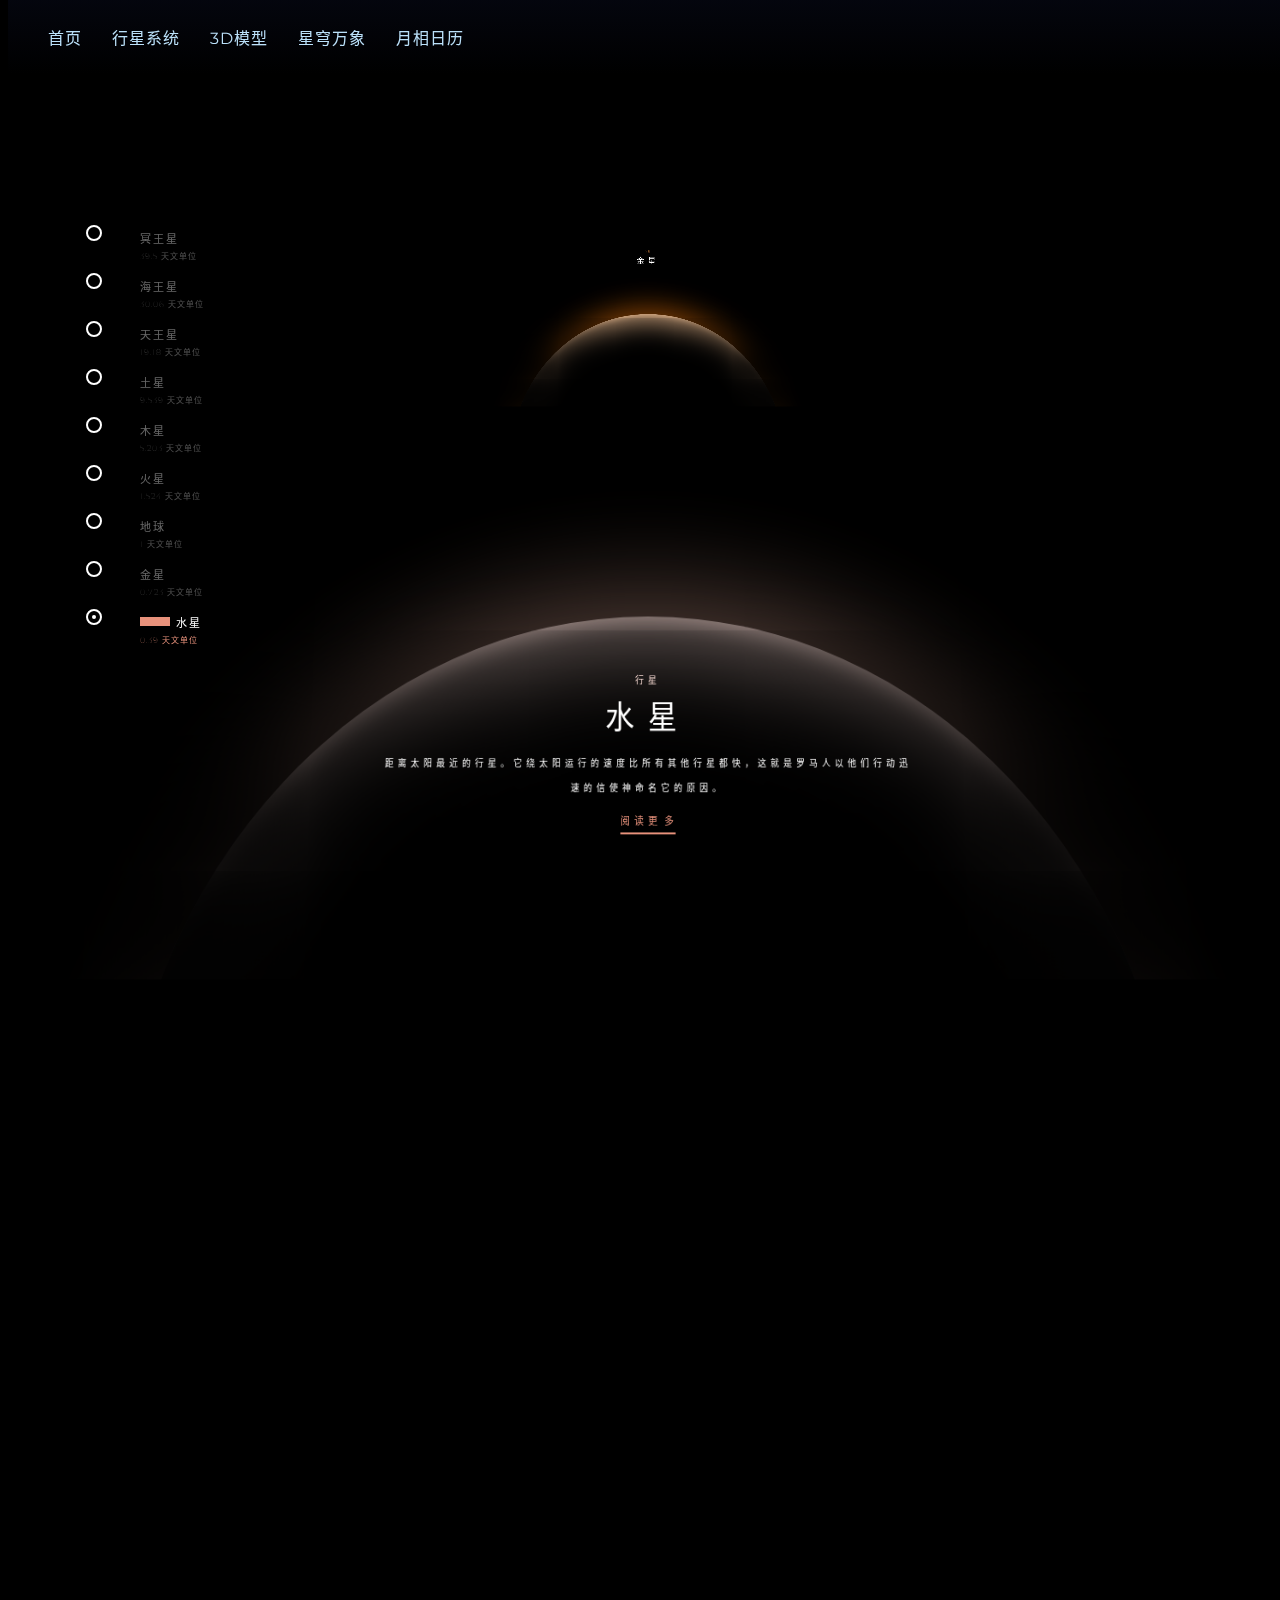
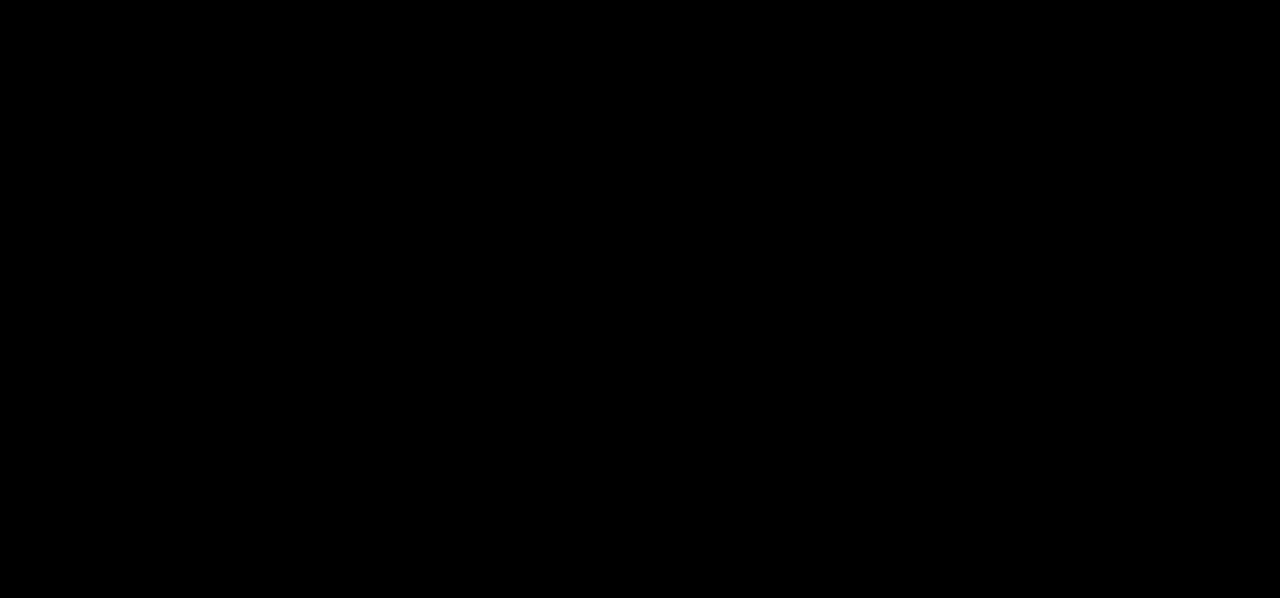
<file: 最后项目/index.html>
<!DOCTYPE html>
<html lang="zh-CN">
<head>
    <meta charset="UTF-8">
    <title>太阳系探索器</title>
    <link rel="stylesheet" href="index.css"></link>
    <!-- 导航栏字体和图标样式 -->
    <link href="https://fonts.googleapis.com/css2?family=Orbitron:wght@400;500;700;900&family=Exo+2:wght@300;400;600&display=swap" rel="stylesheet">
    <link rel="stylesheet" href="https://cdnjs.cloudflare.com/ajax/libs/font-awesome/6.4.0/css/all.min.css">

</head>
<body>
<nav>

    <div class="nav-links">
        <a href="index1.html" >首页</a>
        <a href="index.html">行星系统</a>
        <a href="planets-2.html" onclick="location.href='planets-2.html';">3D模型</a>

        <a href="http://127.0.0.1:3000/star-map.html">星穹万象</a>
        <a href="games.html">月相日历</a>
    </div>
</nav>

<h1 class='logo'>
    <span></span>
</h1>
<input class='planet9' id='pluto' name='planet' type='radio'>
<label class='pluto menu' for='pluto'>
    <div class='preview'></div>
    <div class='info'>
        <h2>
            <div class='pip'></div>
            冥王星
        </h2>
        <h3>39.5 天文单位</h3>
    </div>
</label>
<input class='planet8' id='neptune' name='planet' type='radio'>
<label class='neptune menu' for='neptune'>
    <div class='preview'></div>
    <div class='info'>
        <h2>
            <div class='pip'></div>
            海王星
        </h2>
        <h3>30.06 天文单位</h3>
    </div>
</label>

<input class='planet7' id='uranus' name='planet' type='radio'>
<label class='uranus menu' for='uranus'>
    <div class='preview'></div>
    <div class='info'>
        <h2>
            <div class='pip'></div>
            天王星
        </h2>
        <h3>19.18 天文单位</h3>
    </div>
</label>
<input class='planet6' id='saturn' name='planet' type='radio'>
<label class='saturn menu' for='saturn'>
    <div class='preview'></div>
    <div class='info'>
        <h2>
            <div class='pip'></div>
            土星
        </h2>
        <h3>9.539 天文单位</h3>
    </div>
</label>
<input class='planet5' id='jupiter' name='planet' type='radio'>
<label class='jupiter menu' for='jupiter'>
    <div class='preview'></div>
    <div class='info'>
        <h2>
            <div class='pip'></div>
            木星
        </h2>
        <h3>5.203 天文单位</h3>
    </div>
</label>
<input checked='checked' class='planet4' id='mars' name='planet' type='radio'>
<label class='menu mars' for='mars'>
    <div class='preview'></div>
    <div class='info'>
        <h2>
            <div class='pip'></div>
            火星
        </h2>
        <h3>1.524 天文单位</h3>
    </div>
</label>
<input checked='checked' class='planet3' id='earth' name='planet' type='radio'>
<label class='menu earth' for='earth'>
    <div class='preview'></div>
    <div class='info'>
        <h2>
            <div class='pip'></div>
            地球
        </h2>
        <h3>1 天文单位</h3>
    </div>
</label>
<input checked='checked' class='planet2' id='venus' name='planet' type='radio'>
<label class='menu venus' for='venus'>
    <div class='preview'></div>
    <div class='info'>
        <h2>
            <div class='pip'></div>
            金星
        </h2>
        <h3>0.723 天文单位</h3>
    </div>
</label>
<input checked='checked' class='planet1' id='mercury' name='planet' type='radio'>
<label class='menu mercury' for='mercury'>
    <div class='preview'></div>
    <div class='info'>
        <h2>
            <div class='pip'></div>
            水星
        </h2>
        <h3>0.39 天文单位</h3>
    </div>
</label>
<div class='solar'>
    <div class='solar_systm'>
        <div class='planet mercury'>
            <div class='planet_description mercury'>
                <h2>行星</h2>
                <h1>水星</h1>
                <p>距离太阳最近的行星。它绕太阳运行的速度比所有其他行星都快，这就是罗马人以他们行动迅速的信使神命名它的原因。</p>
                <label for='readMercury'>
                    <a onclick="fetchWikiSummary('水星', 'readMercury', 'panelMercury')">
                        阅读更
                        <span>多</span>
                    </a>
                </label>
            </div>
            <div class='overlay'></div>
        </div>
    </div>
    <div class='solar_systm'>
        <div class='planet venus'>
            <div class='planet_description venus'>
                <h2>行星</h2>
                <h1>金星</h1>
                <p>以罗马爱与美的女神命名。在古代，金星常被认为是两颗不同的星，即昏星和晨星。</p>
                <label for='readVenus'>
                    <a onclick="fetchWikiSummary('金星', 'readVenus', 'panelVenus')">
                        阅读更
                        <span>多</span>
                    </a>
                </label>
            </div>
            <div class='overlay'></div>
        </div>
    </div>
    <div class='solar_systm'>
        <div class='planet earth'>
            <div class='moon moon'>
                <h3>卫星</h3>
                <h2>月球</h2>

            </div>
            <div class='trajectory m'></div>
            <div class='planet_description earth'>
                <h2>行星</h2>
                <h1>地球</h1>
                <p>地球，我们的家园。它是已知唯一拥有含游离氧大气层、表面有液态水海洋，当然还有生命的行星。</p>
                <label for='readEarth'>
                    <a onclick="fetchWikiSummary('地球', 'readEarth', 'panelEarth')">
                        阅读更
                        <span>多</span>
                    </a>
                </label>
            </div>
            <div class='overlay'></div>
        </div>
    </div>
    <div class='solar_systm'>
        <div class='planet mars'>
            <div class='moon deimos'>
                <h3>卫星</h3>
                <h2>火卫二</h2>
            </div>
            <div class='trajectory d'></div>
            <div class='moon phoebos'>
                <h3>卫星</h3>
                <h2>火卫一</h2>
            </div>
            <div class='trajectory p'></div>
            <div class='planet_description mars'>
                <h2>行星</h2>
                <h1>火星</h1>
                <p>太阳系中距离太阳第四近且第二小的行星。以罗马战神命名，常被描述为“红色星球”。</p>
                <label for='readMars'>
                    <a onclick="fetchWikiSummary('火星', 'readMars', 'panelMars')">
                        阅读更
                        <span>多</span>
                    </a>
                </label>
            </div>
            <div class='overlay'></div>
        </div>
    </div>
    <div class='solar_systm'>
        <div class='planet jupiter'>
            <div class='moon lo'>
                <h3>卫星</h3>
                <h2>木卫一</h2>
            </div>
            <div class='moon europa'>
                <h3>卫星</h3>
                <h2>木卫二</h2>
            </div>
            <div class='moon ganymede'>
                <h3>卫星</h3>
                <h2>木卫三</h2>
            </div>
            <div class='trajectory lop'></div>
            <div class='trajectory eu'></div>
            <div class='trajectory ga'></div>
            <div class='planet_description jupiter'>
                <h2>行星</h2>
                <h1>木星</h1>
                <p>木星是太阳系中最大的行星。因此，它以罗马神话中的众神之王命名。</p>
                <label for='readJupiter'>
                    <a onclick="fetchWikiSummary('木星', 'readJupiter', 'panelJupiter')">
                        阅读更
                        <span>多</span>
                    </a>
                </label>
            </div>
            <div class='overlay'></div>
        </div>
    </div>
    <div class='solar_systm'>
        <div class='planet saturn'>
            <div class='moon titan'>
                <h3>卫星</h3>
                <h2>土卫六</h2>
            </div>
            <div class='moon dione'>
                <h3>卫星</h3>
                <h2>土卫四</h2>
            </div>
            <div class='moon enceladus'>
                <h3>卫星</h3>
                <h2>土卫二</h2>
            </div>
            <div class='trajectory ti'></div>
            <div class='trajectory di'></div>
            <div class='trajectory enc'></div>
            <div class='planet_description saturn'>
                <h2>行星</h2>
                <h1>土星</h1>
                <p>土星是太阳系中距离太阳第六远且第二大的行星。土星是罗马神话中泰坦之王克洛诺斯的名字。</p>
                <label for='readSaturn'>
                    <a onclick="fetchWikiSummary('土星', 'readSaturn', 'panelSaturn')">
                        阅读更
                        <span>多</span>
                    </a>
                </label>
            </div>
            <div class='overlay'></div>
        </div>
    </div>
    <div class='solar_systm'>
        <div class='planet uranus'>
            <div class='moon miranda'>
                <h3>卫星</h3>
                <h2>天卫五</h2>
            </div>
            <div class='moon ariel'>
                <h3>卫星</h3>
                <h2>天卫一</h2>
            </div>
            <div class='moon umbriel'>
                <h3>卫星</h3>
                <h2>天卫二</h2>
            </div>
            <div class='trajectory mir'></div>
            <div class='trajectory ari'></div>
            <div class='trajectory umb'></div>
            <div class='planet_description uranus'>
                <h2>行星</h2>
                <h1>天王星</h1>
                <p>第一颗被科学家发现的行星。这颗行星因其显著的倾斜度而引人注目，其自转轴几乎直接指向太阳。</p>
                <label for='readUranus'>
                    <a onclick="fetchWikiSummary('天王星', 'readUranus', 'panelUranus')">
                        阅读更
                        <span>多</span>
                    </a>
                </label>
            </div>
            <div class='overlay'></div>
        </div>
    </div>
    <div class='solar_systm'>
        <div class='planet neptune'>
            <div class='moon triton'>
                <h3>卫星</h3>
                <h2>海卫一</h2>
            </div>
            <div class='moon proteus'>
                <h3>卫星</h3>
                <h2>海卫八</h2>
            </div>
            <div class='moon nereid'>
                <h3>卫星</h3>
                <h2>海卫二</h2>
            </div>
            <div class='trajectory tri'></div>
            <div class='trajectory pro'></div>
            <div class='trajectory ner'></div>
            <div class='planet_description neptune'>
                <h2>行星</h2>
                <h1>海王星</h1>
                <p>海王星是太阳系中距离太阳第八远的行星。它是第一颗在通过望远镜实际观测到之前，就通过数学计算预测出存在的行星。</p>
                <label for='readNeptune'>
                    <a onclick="fetchWikiSummary('海王星', 'readNeptune', 'panelNeptune')">
                        阅读更
                        <span>多</span>
                    </a>
                </label>
            </div>
            <div class='overlay'></div>
        </div>
    </div>
    <div class='solar_systm'>
        <div class='planet pluto'>
            <div class='planet_description pluto'>
                <h2>矮行星</h2>
                <h1>冥王星</h1>
                <p>冥王星曾经被认为是太阳系中第九颗且最遥远的行星，现在是已知最大的矮行星。</p>
                <label for='readPluto'>
                    <a onclick="fetchWikiSummary('冥王星', 'readPluto', 'panelPluto')">
                        阅读更
                        <span>多</span>
                    </a>
                </label>
            </div>
            <div class='overlay'></div>
        </div>
    </div>
</div>

<input class='read' id='readMercury' name='mercuryRead' type='radio'>
<label class='closeBig' for='closeMercury'></label>
<input class='read' id='closeMercury' name='mercuryRead' type='radio'>
<div class='panel' id="panelMercury">
</div>

<input class='read' id='readVenus' name='venusRead' type='radio'>
<label class='closeBig' for='closeVenus'></label>
<input class='read' id='closeVenus' name='venusRead' type='radio'>
<div class='panel' id="panelVenus">
</div>

<input class='read' id='readEarth' name='earthRead' type='radio'>
<label class='closeBig' for='closeEarth'></label>
<input class='read' id='closeEarth' name='earthRead' type='radio'>
<div class='panel' id="panelEarth">
</div>

<input class='read' id='readMars' name='marsRead' type='radio'>
<label class='closeBig' for='closeMars'></label>
<input class='read' id='closeMars' name='marsRead' type='radio'>
<div class='panel' id="panelMars">
</div>

<input class='read' id='readJupiter' name='jupiterRead' type='radio'>
<label class='closeBig' for='closeJupiter'></label>
<input class='read' id='closeJupiter' name='jupiterRead' type='radio'>
<div class='panel' id="panelJupiter">
</div>

<input class='read' id='readSaturn' name='saturnRead' type='radio'>
<label class='closeBig' for='closeSaturn'></label>
<input class='read' id='closeSaturn' name='saturnRead' type='radio'>
<div class='panel' id="panelSaturn">
</div>

<input class='read' id='readUranus' name='uranusRead' type='radio'>
<label class='closeBig' for='closeUranus'></label>
<input class='read' id='closeUranus' name='uranusRead' type='radio'>
<div class='panel' id="panelUranus">
</div>

<input class='read' id='readNeptune' name='neptuneRead' type='radio'>
<label class='closeBig' for='closeNeptune'></label>
<input class='read' id='closeNeptune' name='neptuneRead' type='radio'>
<div class='panel' id="panelNeptune">
</div>

<input class='read' id='readPluto' name='plutoRead' type='radio'>
<label class='closeBig' for='closePluto'></label>
<input class='read' id='closePluto' name='plutoRead' type='radio'>
<div class='panel' id="panelPluto">
</div>

<input class='read' id='readMoon' name='moonRead' type='radio'>
<label class='closeBig' for='closeMoon'></label>
<input class='read' id='closeMoon' name='moonRead' type='radio'>
<div class='panel' id='panelMoon'></div>


<script>

    async function fetchWikiSummary(query, radioId, panelId) {
        document.getElementById(panelId).innerHTML = `
  <div class="gif-loader">
    <img src="./tietu/hedong.gif" alt="加载中" />
    <div class="loading-text">飞船正在返回数据...</div>
  </div>
`;




        try {
            if (radioId) {
                document.getElementById(radioId).checked = true;
            }

            const response = await fetch(`http://localhost:3000/search?query=${query}`);
            const data = await response.json();
            const panel = document.getElementById(panelId);

            if (data.error) {
                panel.innerHTML = `<h1>${query}</h1><p>${data.error}</p>`;
                return;
            }

            // 将摘要切割为前半段 + 后半段
            const summary = data.summary || '';
            const midpoint = Math.floor(summary.length / 2);
            const part1 = summary.slice(0, midpoint);
            const part2 = summary.slice(midpoint);

            // 构建 HTML
            let html = '';

            // 主图放最上面
            if (data.mainImage) {
                html += `<img src="${data.mainImage}" alt="${data.title} 主图" style="max-width: 90%; margin-bottom: 20px; border-radius: 10px;" />`;
            }

            html += `<h1>${data.title}</h1>`;
            html += `<p>${part1}</p>`;

            // 中间插入附图
            if (data.extraImage) {
                html += `<img src="${data.extraImage}" alt="附图" style="max-width: 90%; margin: 20px 0; border-radius: 10px;" />`;
            }


            html += `<p>${part2}</p>`;
            // === 为每个行星添加对应的卫星按钮 ===
            if (query === '地球') {
                html += `
        <div class="moon-links">
            <h3>卫星</h3>
            <button onclick="showMoonInfo('月球')">月球</button>
        </div>
    `;
            } else if (query === '火星') {
                html += `
        <div class="moon-links">
            <h3>卫星</h3>
            <button onclick="showMoonInfo('火卫一')">火卫一</button>
            <button onclick="showMoonInfo('火卫二')">火卫二</button>
        </div>
    `;
            } else if (query === '木星') {
                html += `
        <div class="moon-links">
            <h3>卫星</h3>
            <button onclick="showMoonInfo('木卫一')">木卫一</button>
            <button onclick="showMoonInfo('木卫二')">木卫二</button>
            <button onclick="showMoonInfo('木卫三')">木卫三</button>
        </div>
    `;
            } else if (query === '土星') {
                html += `
        <div class="moon-links">
            <h3>卫星</h3>
            <button onclick="showMoonInfo('土卫二')">土卫二</button>
            <button onclick="showMoonInfo('土卫四')">土卫四</button>
            <button onclick="showMoonInfo('土卫六')">土卫六</button>
        </div>
    `;
            } else if (query === '天王星') {
                html += `
        <div class="moon-links">
            <h3>卫星</h3>
            <button onclick="showMoonInfo('天卫一')">天卫一</button>
            <button onclick="showMoonInfo('天卫二')">天卫二</button>
            <button onclick="showMoonInfo('天卫五')">天卫五</button>
        </div>
    `;
            } else if (query === '海王星') {
                html += `
        <div class="moon-links">
            <h3>卫星</h3>
            <button onclick="showMoonInfo('海卫一')">海卫一</button>
            <button onclick="showMoonInfo('海卫二')">海卫二</button>
            <button onclick="showMoonInfo('海卫八')">海卫八</button>
        </div>
    `;
            }

            panel.innerHTML = html;

        } catch (error) {
            console.error('请求出错:', error);
            const panel = document.getElementById(panelId);

            panel.innerHTML = `<h1>错误</h1><p>请求失败，请检查网络连接或重试</p>`;
        }
    }
    function showMoonInfo(moonName) {
        fetchWikiSummary(moonName, 'readMoon', 'panelMoon');
    }

</script>



<script src='./lunzhuan/8246c.js'></script>
<script src='./lunzhuan/049c4.js'></script>
<script src='./lunzhuan/99eda.chunk.js'></script>
<script src='./lunzhuan/41b70.chunk.js'></script>
<script src='./lunzhuan/77325.js'></script>
<script src='./lunzhuan/99eda.chunk.js'></script>
<script src='./lunzhuan/0f6de.js'></script>
<script src='./lunzhuan/filestack.min.js'></script>
<script src='./lunzhuan/a0f31.js'></script>
<script src='./lunzhuan/aa9d6.js'></script>
<script src='./lunzhuan/82d11.js'></script>
<script src='./lunzhuan/d5605.js'></script>

</body>
</html>
</file>
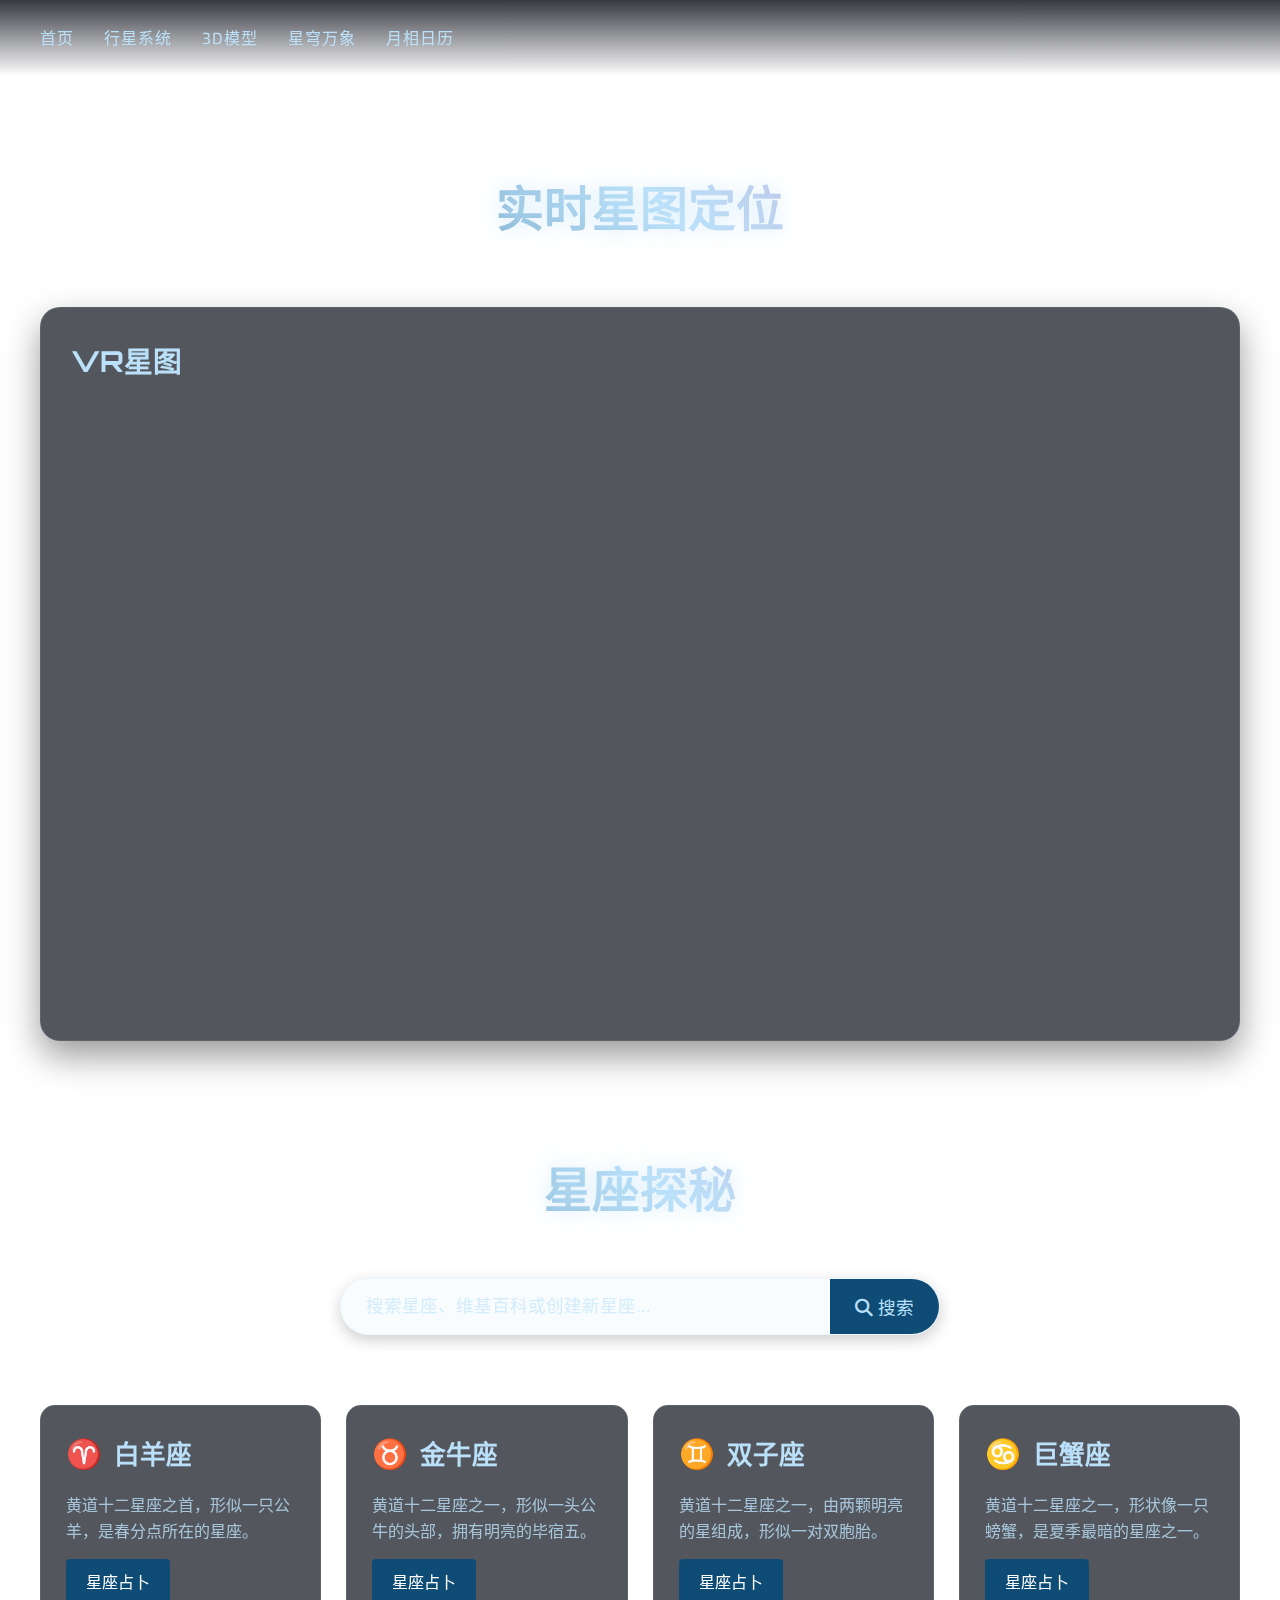
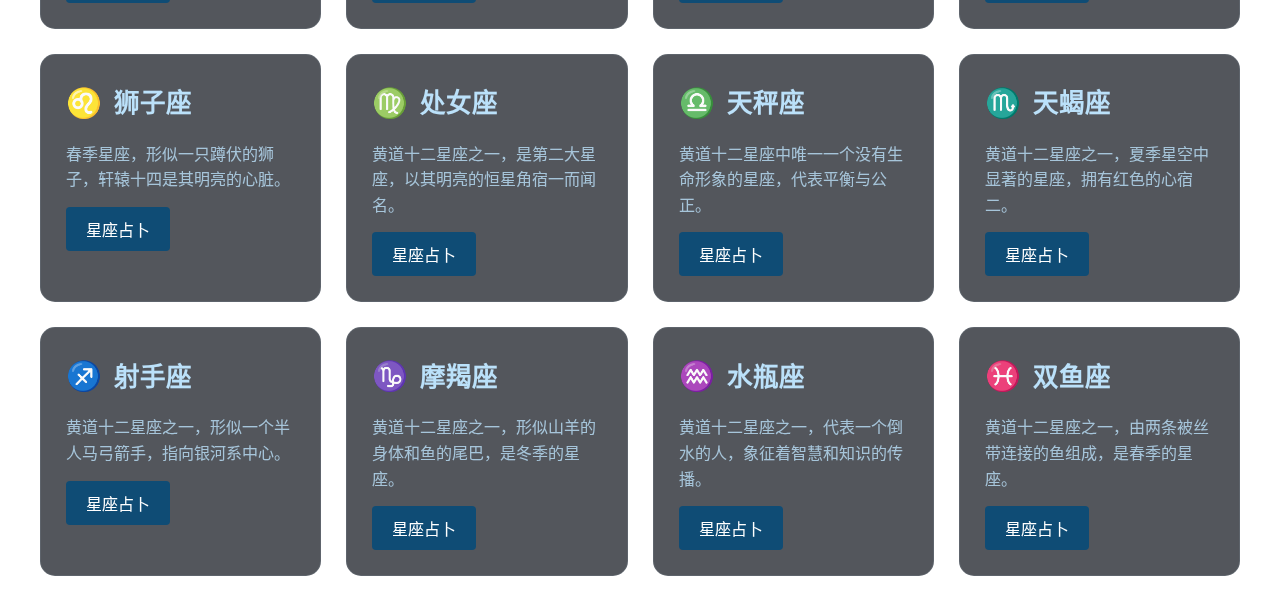
<file: 最后项目/star-map.html>
<!DOCTYPE html>
<html lang="zh-CN">
<head>
    <meta charset="UTF-8">
    <meta name="viewport" content="width=device-width, initial-scale=1.0">
    <title>星穹万象 - 实时星图定位与星座探秘</title>
    <link href="https://fonts.googleapis.com/css2?family=Orbitron:wght@400;500;700;900&family=Exo+2:wght@300;400;600&display=swap" rel="stylesheet">
    <link rel="stylesheet" href="https://cdnjs.cloudflare.com/ajax/libs/font-awesome/6.4.0/css/all.min.css">
    <style>
        :root {
            --space-dark: #0a0e17;
            --nebulae-purple: #1a0a2c;
            --star-blue: #0f4c75;
            --pulsar-white: #bbe1fa;
            --planet-orange: #ff7b25;
            --mars-red: #c1440e;
            --saturn-gold: #e1ad21;
            --galaxy-pink: #d16ba5;
            --accent-blue: #64ffda;
        }

        * {
            margin: 0;
            padding: 0;
            box-sizing: border-box;
        }

        body {
            background: url('https://images.unsplash.com/photo-1451187580459-43490279c0fa?q=80&w=2072&auto=format&fit=crop') no-repeat center center fixed;
            background-size: cover;
            color: var(--pulsar-white);
            font-family: 'Exo 2', sans-serif;
            line-height: 1.6;
            overflow-x: hidden;
            min-height: 100vh;
            position: relative;
        }

        .container {
            max-width: 1400px;
            margin: 0 auto;
            padding: 0 20px;
        }

        nav {
            position: fixed;
            top: 0;
            width: 100%;
            padding: 20px 40px;
            display: flex;
            justify-content: space-between;
            align-items: center;
            z-index: 1000;
            background: linear-gradient(to bottom, rgba(5, 7, 17, 0.8), transparent);
        }

        .logo {
            font-family: 'Orbitron', sans-serif;
            font-size: 1.8rem;
            font-weight: 900;
            background: linear-gradient(45deg, var(--pulsar-white), var(--accent-blue));
            -webkit-background-clip: text;
            background-clip: text;
            color: transparent;
            letter-spacing: 2px;
            text-shadow: 0 0 15px rgba(187, 225, 250, 0.4);
        }

        .nav-links {
            display: flex;
            gap: 30px;
        }

        .nav-links a {
            color: var(--pulsar-white);
            text-decoration: none;
            font-size: 1rem;
            text-transform: uppercase;
            letter-spacing: 1px;
            transition: all 0.3s ease;
            position: relative;
            padding: 5px 0;
        }

        .nav-links a:hover {
            color: var(--pulsar-white);
        }

        .nav-links a::after {
            content: '';
            position: absolute;
            bottom: 0;
            left: 0;
            width: 0;
            height: 2px;
            background: var(--accent-blue);
            transition: width 0.3s ease;
        }

        .nav-links a:hover::after {
            width: 100%;
        }

        .star-map-section {
            padding-top: 120px;
        }

        .star-map {
            background: rgba(10, 14, 23, 0.7);
            border-radius: 20px;
            overflow: hidden;
            margin: 60px auto;
            max-width: 1200px;
            box-shadow: 0 15px 35px rgba(0, 0, 0, 0.4);
            border: 1px solid rgba(187, 225, 250, 0.1);
            backdrop-filter: blur(10px);
        }

        .generate-planet {
            padding: 30px;
        }

        .generate-planet h3 {
            font-family: 'Orbitron', sans-serif;
            font-size: 1.8rem;
            margin-bottom: 20px;
        }

        .generate-planet iframe {
            width: 100%;
            height: 600px;
            border: none;
            border-radius: 10px;
        }

        .constellations {
            display: grid;
            grid-template-columns: repeat(auto-fill, minmax(280px, 1fr));
            gap: 25px;
            padding: 20px;
            margin-top: 50px;
        }

        .constellation {
            background: rgba(10, 14, 23, 0.7);
            border-radius: 15px;
            padding: 25px;
            transition: transform 0.3s ease;
            backdrop-filter: blur(10px);
            border: 1px solid rgba(187, 225, 250, 0.1);
        }

        .constellation:hover {
            transform: translateY(-10px);
            border-color: rgba(187, 225, 250, 0.3);
            box-shadow: 0 10px 30px rgba(15, 76, 117, 0.3);
        }

        .constellation h3 {
            font-family: 'Orbitron', sans-serif;
            font-size: 1.6rem;
            margin-bottom: 15px;
            color: var(--pulsar-white);
            display: flex;
            align-items: center;
        }

        .constellation h3 .symbol {
            margin-right: 12px;
            color: var(--galaxy-pink);
            font-size: 1.8rem;
            font-family: 'Arial', sans-serif;
        }

        .constellation p {
            color: rgba(187, 225, 250, 0.8);
            margin-bottom: 15px;
        }

        .constellation button {
            padding: 10px 20px;
            background-color: var(--star-blue);
            border: none;
            border-radius: 4px;
            color: white;
            font-size: 16px;
            cursor: pointer;
            transition: background 0.3s;
        }

        .constellation button:hover {
            background-color: #0d3c5c;
        }

        .section-title {
            font-family: 'Orbitron', sans-serif;
            font-size: 3rem;
            font-weight: 700;
            text-align: center;
            margin-bottom: 50px;
            background: linear-gradient(45deg, var(--star-blue), var(--pulsar-white), var(--galaxy-pink));
            -webkit-background-clip: text;
            background-clip: text;
            color: transparent;
            text-shadow: 0 0 20px rgba(187, 225, 250, 0.6);
            padding-top: 50px;
        }

        .search-controls {
            margin: 30px auto;
            max-width: 600px;
            display: flex;
            flex-direction: column; /* Arrange items vertically */
            align-items: center; /* Center horizontally */
            gap: 15px; /* Space between search bar and button */
        }

        .search-bar {
            width: 100%; /* Take full width of its parent */
            display: flex;
            border-radius: 30px;
            overflow: hidden;
            background: rgba(187, 225, 250, 0.1);
            border: 1px solid rgba(187, 225, 250, 0.2);
            backdrop-filter: blur(5px);
            box-shadow: 0 5px 15px rgba(0, 0, 0, 0.2);
        }

        .search-bar input {
            flex-grow: 1;
            padding: 15px 25px;
            border: none;
            background: transparent;
            color: var(--pulsar-white);
            font-size: 1.1rem;
            outline: none;
        }

        .search-bar input::placeholder {
            color: rgba(187, 225, 250, 0.6);
        }

        .search-bar button {
            background: var(--star-blue);
            border: none;
            padding: 15px 25px;
            color: var(--pulsar-white);
            font-size: 1.1rem;
            cursor: pointer;
            transition: background 0.3s ease;
        }

        .search-bar button:hover {
            background: #0d3c5c;
        }

        /* Updated styles for the back-to-search-button */
        #back-to-search-button {
            background: var(--star-blue); /* Changed to star-blue */
            color: var(--pulsar-white);
            border: none;
            padding: 12px 25px;
            border-radius: 8px;
            cursor: pointer;
            font-size: 1rem;
            transition: background-color 0.3s ease, transform 0.2s ease;
            box-shadow: 0 4px 15px rgba(0, 0, 0, 0.3);
            display: none; /* Hidden by default */
        }

        #back-to-search-button:hover {
            background-color: #0d3c5c; /* Changed to match search button hover */
            transform: translateY(-2px);
        }

        #wikipedia-results {
            margin-top: 30px;
            padding: 20px;
            background: rgba(10, 14, 23, 0.7);
            border-radius: 15px;
            backdrop-filter: blur(10px);
            border: 1px solid rgba(187, 225, 250, 0.1);
            box-shadow: 0 10px 30px rgba(0, 0, 0, 0.3);
        }

        #wikipedia-results h3 {
            font-family: 'Orbitron', sans-serif;
            font-size: 1.8rem;
            margin-bottom: 20px;
            color: var(--pulsar-white);
            text-align: center;
        }

        .wiki-result-item {
            margin-bottom: 20px;
            padding-bottom: 15px;
            border-bottom: 1px solid rgba(187, 225, 250, 0.1);
        }

        .wiki-result-item:last-child {
            border-bottom: none;
        }

        .wiki-result-item h4 {
            font-family: 'Exo 2', sans-serif;
            font-size: 1.3rem;
            color: var(--star-blue);
            margin-bottom: 5px;
        }

        .wiki-result-item p {
            color: rgba(187, 225, 250, 0.8);
            font-size: 0.95rem;
        }

        .wiki-result-item a {
            color: var(--galaxy-pink);
            text-decoration: none;
            font-weight: 600;
            transition: color 0.3s ease;
        }

        .wiki-result-item a:hover {
            color: #fff;
        }

        .modal-overlay {
            display: none;
            position: fixed;
            z-index: 1001;
            left: 0;
            top: 0;
            width: 100%;
            height: 100%;
            overflow: auto;
            background-color: rgba(0, 0, 0, 0.7);
            backdrop-filter: blur(5px);
            justify-content: center;
            align-items: center;
        }

        .modal-content {
            background: linear-gradient(135deg, var(--nebulae-purple), var(--space-dark));
            margin: auto;
            padding: 40px;
            border-radius: 20px;
            border: 2px solid var(--accent-blue);
            width: 80%;
            max-width: 500px;
            box-shadow: 0 10px 30px rgba(0, 0, 0, 0.5), 0 0 20px var(--accent-blue);
            position: relative;
            text-align: center;
            animation: fadeInScale 0.3s ease-out;
        }

        .canvas-container {
            position: absolute;
            top: 0;
            left: 0;
            width: 100%;
            height: 100%;
            z-index: 1;
            pointer-events: none;
        }

        #constellation-canvas {
            width: 100%;
            height: 100%;
            display: block;
        }

        @keyframes fadeInScale {
            from {
                opacity: 0;
                transform: scale(0.9);
            }
            to {
                opacity: 1;
                transform: scale(1);
            }
        }

        .modal-content h3 {
            font-family: 'Orbitron', sans-serif;
            font-size: 2rem;
            color: var(--pulsar-white);
            margin-bottom: 20px;
            text-shadow: 0 0 10px rgba(187, 225, 250, 0.5);
            position: relative;
            z-index: 2;
        }

        .modal-content .close-button {
            background-color: var(--star-blue);
            color: var(--pulsar-white);
            border: none;
            padding: 12px 25px;
            border-radius: 8px;
            cursor: pointer;
            font-size: 1rem;
            transition: background-color 0.3s ease, transform 0.2s ease;
            box-shadow: 0 4px 15px rgba(0, 0, 0, 0.3);
            position: relative;
            z-index: 2;
            margin-top: 20px;
        }

        .modal-content .close-button:hover {
            background-color: #0d3c5c;
            transform: translateY(-2px);
        }

        /* New styles for the interactive form */
        .form-group {
            margin-bottom: 20px;
            text-align: left;
            position: relative;
            z-index: 2;
        }

        .form-group label {
            display: block;
            margin-bottom: 8px;
            color: rgba(187, 225, 250, 0.8);
            font-size: 0.9rem;
        }

        .form-group input,
        .form-group select {
            width: 100%;
            padding: 12px;
            background-color: rgba(10, 14, 23, 0.8);
            border: 1px solid var(--star-blue);
            border-radius: 8px;
            color: var(--pulsar-white);
            font-size: 1rem;
            font-family: 'Exo 2', sans-serif;
            outline: none; /* Remove default outline */
        }

        .form-group input::placeholder {
            color: rgba(187, 225, 250, 0.5);
        }

        /* Specific style for date input to ensure consistent appearance */
        /* This section is now technically unused for the date input but kept for consistency if it were to be re-introduced */
        .form-group input[type="date"] {
            line-height: normal;
            -webkit-appearance: none;
            appearance: none;
        }
        .form-group input[type="date"]::-webkit-calendar-picker-indicator {
            filter: invert(1);
            cursor: pointer;
        }
        .form-group input[type="date"]::-moz-calendar-picker-indicator {
            filter: invert(1);
            cursor: pointer;
        }


        #start-divination-button {
            background: linear-gradient(45deg, var(--galaxy-pink), var(--star-blue));
            color: var(--pulsar-white);
            border: none;
            padding: 12px 30px;
            border-radius: 8px;
            cursor: pointer;
            font-size: 1.1rem;
            font-family: 'Orbitron', sans-serif;
            transition: all 0.3s ease;
            box-shadow: 0 4px 20px rgba(0, 0, 0, 0.4);
            margin-bottom: 20px;
            position: relative;
            z-index: 2;
        }

        #start-divination-button:hover {
            transform: translateY(-3px);
            box-shadow: 0 6px 25px rgba(209, 107, 165, 0.5);
        }

        #divination-result-container {
            position: relative;
            z-index: 2;
            min-height: 100px;
            color: rgba(187, 225, 250, 0.9);
            line-height: 1.8;
            font-size: 1.1rem;
        }

        #modalDivinationResult .loading-text {
            color: var(--accent-blue);
            font-style: italic;
        }

        #modalDivinationResult .error-text {
            color: #ff4444;
        }

        /* Custom Picker Base Styles */
        .custom-picker-container {
            display: none; /* Hidden by default */
            position: absolute; /* Position relative to its closest positioned ancestor (divinationModal) */
            background-color: var(--space-dark);
            border: 1px solid var(--star-blue);
            border-radius: 8px;
            box-shadow: 0 5px 15px rgba(0, 0, 0, 0.5);
            padding: 15px;
            z-index: 9999; /* Ensure it's on top of everything */
            width: 100%;
            max-width: 300px; /* Adjust as needed */
            color: var(--pulsar-white);
            font-family: 'Exo 2', sans-serif;
        }

        .custom-picker-header {
            display: flex;
            justify-content: space-between;
            align-items: center;
            margin-bottom: 15px;
        }

        .custom-picker-header button {
            background: none;
            border: none;
            color: var(--accent-blue);
            font-size: 1.2rem;
            cursor: pointer;
            padding: 5px 10px;
            border-radius: 5px;
            transition: background-color 0.2s ease;
        }

        .custom-picker-header button:hover {
            background-color: rgba(100, 255, 218, 0.1);
        }

        .custom-picker-header span {
            font-family: 'Orbitron', sans-serif;
            font-size: 1.1rem;
            font-weight: 500;
        }

        .custom-picker-grid {
            display: grid;
            grid-template-columns: repeat(auto-fit, minmax(80px, 1fr)); /* Flexible grid for options */
            gap: 5px;
            text-align: center;
        }

        .custom-picker-grid div {
            padding: 8px 0;
            border-radius: 5px;
        }

        .custom-picker-grid .option-cell {
            cursor: pointer;
            transition: background-color 0.2s ease, color 0.2s ease;
            font-size: 0.95rem;
        }

        .custom-picker-grid .option-cell:hover {
            background-color: var(--star-blue);
        }

        .custom-picker-grid .option-cell.selected {
            background-color: var(--galaxy-pink);
            color: var(--pulsar-white);
            font-weight: bold;
            box-shadow: 0 0 8px rgba(209, 107, 165, 0.5);
        }

        /* Specific styles for Date Picker (inherits from custom-picker-container) */
        /* This section is now technically unused for the date picker but kept for consistency if it were to be re-introduced */
        .date-picker-grid {
            grid-template-columns: repeat(7, 1fr); /* Specific for 7 days a week */
        }
        .date-picker-grid .day-name {
            color: rgba(187, 225, 250, 0.6);
            font-weight: bold;
            font-size: 0.9rem;
        }
        .date-picker-grid .date-cell.other-month {
            color: rgba(187, 225, 250, 0.4);
            pointer-events: none;
        }

        @media (max-width: 768px) {
            nav {
                flex-direction: column;
                padding: 15px;
            }

            .logo {
                margin-bottom: 15px;
            }

            .nav-links {
                flex-wrap: wrap;
                justify-content: center;
                gap: 15px;
            }

            .section-title {
                font-size: 2rem;
            }

            .star-map-section {
                padding-top: 150px;
            }

            .custom-picker-container {
                max-width: 90%; /* Adjust for smaller screens */
            }
            .search-controls {
                gap: 10px; /* Adjust gap for smaller screens */
            }
            #back-to-search-button {
                width: 100%; /* Make button full width on smaller screens */
            }
        }
    </style>
</head>
<body>

<nav>
    <div class="nav-links">
        <a href="index1.html">首页</a>
        <a href="index.html">行星系统</a>
        <a href="planets-2.html">3D模型</a>
        <a href="http://127.0.0.1:3000/star-map.html">星穹万象</a>
        <a href="games.html">月相日历</a>
    </div>
</nav>

<section id="star-map-main" class="container star-map-section">
    <h2 class="section-title">实时星图定位</h2>
    <div class="star-map">
        <div class="generate-planet">
            <h3>VR星图</h3>
            <iframe src="http://matrix.lamost.org/stellarium/" title="Stellarium Web Star Map"></iframe>
        </div>
    </div>
</section>

<section id="constellations" class="container">
    <h2 class="section-title">星座探秘</h2>
    <div class="search-controls">
        <div class="search-bar">
            <input type="text" id="constellation-search" placeholder="搜索星座、维基百科或创建新星座...">
            <button id="search-button"><i class="fas fa-search"></i> 搜索</button>
        </div>
        <button id="back-to-search-button">返回搜索</button>
    </div>
    <div class="constellations">
    </div>
    <div id="wikipedia-results" class="container" style="display: none;">
        <h3>维基百科搜索结果</h3>
        <div id="wiki-results-list">
        </div>
    </div>
</section>

<div id="divinationModal" class="modal-overlay">
    <div class="modal-content">
        <div class="canvas-container">
            <canvas id="constellation-canvas"></canvas>
        </div>
        <h3 id="modalConstellationName"></h3>

        <div id="divination-form">
            <div class="form-group">
                <label for="user-name">您的姓名:</label>
                <input type="text" id="user-name" placeholder="输入您的姓名...">
            </div>
            <div class="form-group">
                <label for="user-gender">您的性别:</label>
                <!-- Changed to text input for custom picker -->
                <input type="text" id="user-gender" placeholder="请选择性别..." readonly>
            </div>
            <div class="form-group">
                <label for="user-birthdate">您的出生日期:</label>
                <!-- Changed type to "text" and added placeholder -->
                <input type="text" id="user-birthdate" placeholder="例如: 2000-01-01">
            </div>
            <div class="form-group">
                <label for="divination-topic">你想占卜什么？ (例如：事业, 爱情, 财运)</label>
                <input type="text" id="divination-topic" placeholder="输入你关心的问题...">
            </div>
            <div class="form-group">
                <label for="divination-style">选择占卜风格:</label>
                <!-- Changed to text input for custom picker -->
                <input type="text" id="divination-style" placeholder="请选择占卜风格..." readonly>
            </div>
            <button id="start-divination-button">开始占卜</button>
        </div>

        <div id="divination-result-container" style="display: none;">
            <p id="modalDivinationResult"></p>
        </div>

        <button class="close-button" onclick="closeDivinationModal()">关闭</button>
    </div>

    <!-- Date picker container removed from here -->

    <!-- Gender picker container -->
    <div id="gender-picker-container" class="custom-picker-container">
        <div class="custom-picker-header">
            <span>选择性别</span>
        </div>
        <div id="gender-picker-grid" class="custom-picker-grid">
            <!-- Gender options will be rendered here -->
        </div>
    </div>

    <!-- Divination Style picker container -->
    <div id="style-picker-container" class="custom-picker-container">
        <div class="custom-picker-header">
            <span>选择占卜风格</span>
        </div>
        <div id="style-picker-grid" class="custom-picker-grid">
            <!-- Style options will be rendered here -->
        </div>
    </div>
</div>

<script>
    // 星座数据
    const constellationsData = [
        { name: "白羊座", description: "黄道十二星座之首，形似一只公羊，是春分点所在的星座。", symbol: "♈", stars: [{x: 50, y: 100}, {x: 80, y: 80}, {x: 120, y: 90}, {x: 100, y: 130}] },
        { name: "金牛座", description: "黄道十二星座之一，形似一头公牛的头部，拥有明亮的毕宿五。", symbol: "♉", stars: [{x: 70, y: 70}, {x: 100, y: 50}, {x: 150, y: 80}, {x: 130, y: 120}, {x: 80, y: 110}, {x: 70, y: 70}] },
        { name: "双子座", description: "黄道十二星座之一，由两颗明亮的星组成，形似一对双胞胎。", symbol: "♊", stars: [{x: 70, y: 60}, {x: 90, y: 150}, {x: 130, y: 60}, {x: 150, y: 150}] },
        { name: "巨蟹座", description: "黄道十二星座之一，形状像一只螃蟹，是夏季最暗的星座之一。", symbol: "♋", stars: [{x: 80, y: 80}, {x: 100, y: 60}, {x: 130, y: 80}, {x: 100, y: 120}, {x: 80, y: 80}] },
        { name: "狮子座", description: "春季星座，形似一只蹲伏的狮子，轩辕十四是其明亮的心脏。", symbol: "♌", stars: [{x: 50, y: 130}, {x: 80, y: 100}, {x: 110, y: 70}, {x: 140, y: 90}, {x: 160, y: 120}, {x: 130, y: 140}, {x: 80, y: 100}] },
        { name: "处女座", description: "黄道十二星座之一，是第二大星座，以其明亮的恒星角宿一而闻名。", symbol: "♍", stars: [{x: 60, y: 150}, {x: 80, y: 100}, {x: 120, y: 80}, {x: 150, y: 110}, {x: 130, y: 160}] },
        { name: "天秤座", description: "黄道十二星座中唯一一个没有生命形象的星座，代表平衡与公正。", symbol: "♎", stars: [{x: 70, y: 80}, {x: 100, y: 60}, {x: 150, y: 60}, {x: 180, y: 80}, {x: 125, y: 120}] },
        { name: "天蝎座", description: "黄道十二星座之一，夏季星空中显著的星座，拥有红色的心宿二。", symbol: "♏", stars: [{x: 80, y: 70}, {x: 110, y: 50}, {x: 140, y: 70}, {x: 120, y: 100}, {x: 130, y: 140}, {x: 100, y: 160}] },
        { name: "射手座", description: "黄道十二星座之一，形似一个半人马弓箭手，指向银河系中心。", symbol: "♐", stars: [{x: 80, y: 140}, {x: 100, y: 100}, {x: 140, y: 80}, {x: 160, y: 100}, {x: 120, y: 120}, {x: 100, y: 100}] },
        { name: "摩羯座", description: "黄道十二星座之一，形似山羊的身体和鱼的尾巴，是冬季的星座。", symbol: "♑", stars: [{x: 80, y: 120}, {x: 100, y: 80}, {x: 140, y: 70}, {x: 160, y: 100}, {x: 130, y: 140}, {x: 80, y: 120}] },
        { name: "水瓶座", description: "黄道十二星座之一，代表一个倒水的人，象征着智慧和知识的传播。", symbol: "♒", stars: [{x: 70, y: 70}, {x: 90, y: 100}, {x: 120, y: 80}, {x: 140, y: 120}, {x: 160, y: 100}] },
        { name: "双鱼座", description: "黄道十二星座之一，由两条被丝带连接的鱼组成，是春季的星座。", symbol: "♓", stars: [{x: 60, y: 80}, {x: 90, y: 60}, {x: 120, y: 90}, {x: 100, y: 130}, {x: 150, y: 150}, {x: 130, y: 120}] }
    ];

    const constellationsContainer = document.querySelector('.constellations');
    const wikipediaResultsDiv = document.getElementById('wikipedia-results');
    const wikiResultsList = document.getElementById('wiki-results-list');
    const divinationModal = document.getElementById('divinationModal');
    const modalConstellationName = document.getElementById('modalConstellationName');
    const modalDivinationResult = document.getElementById('modalDivinationResult');
    const constellationCanvas = document.getElementById('constellation-canvas');
    const startDivinationButton = document.getElementById('start-divination-button');
    const divinationForm = document.getElementById('divination-form');
    const divinationResultContainer = document.getElementById('divination-result-container');
    const constellationSearchInput = document.getElementById('constellation-search');
    const backToSearchButton = document.getElementById('back-to-search-button'); // 获取新的返回搜索按钮
    const ctx = constellationCanvas.getContext('2d');

    let animationFrameId;
    const particles = [];
    const numParticles = 100;

    // 初始化粒子
    function initParticles() {
        particles.length = 0;
        for (let i = 0; i < numParticles; i++) {
            particles.push({
                x: Math.random() * constellationCanvas.width,
                y: Math.random() * constellationCanvas.height,
                radius: Math.random() * 1.5 + 0.5,
                alpha: Math.random() * 0.5 + 0.2,
                speedX: (Math.random() - 0.5) * 0.5,
                speedY: (Math.random() - 0.5) * 0.5,
            });
        }
    }

    // 绘制粒子
    function drawParticles() {
        ctx.save();
        ctx.fillStyle = 'white';
        particles.forEach(p => {
            ctx.globalAlpha = p.alpha;
            ctx.beginPath();
            ctx.arc(p.x, p.y, p.radius, 0, Math.PI * 2);
            ctx.fill();
            p.x += p.speedX;
            p.y += p.speedY;
            if (p.x < 0 || p.x > constellationCanvas.width || p.y < 0 || p.y > constellationCanvas.height) {
                p.x = Math.random() * constellationCanvas.width;
                p.y = Math.random() * constellationCanvas.height;
                p.alpha = Math.random() * 0.5 + 0.2;
            }
        });
        ctx.restore();
    }

    // 创建星座HTML元素
    const createConstellationHTML = (constellation) => {
        return `
            <div class="constellation" data-name="${constellation.name}">
                <h3><span class="symbol">${constellation.symbol}</span> ${constellation.name}</h3>
                <p>${constellation.description}</p>
                <button onclick="getDivination('${constellation.name}')">星座占卜</button>
            </div>
        `;
    };

    // 渲染星座列表
    const renderConstellations = (data = constellationsData) => {
        constellationsContainer.innerHTML = data.map(createConstellationHTML).join('') || '<p style="text-align: center;">未找到匹配的星座。</p>';
        // 如果数据不是完整的原始数据集，或者搜索框有内容，则显示返回搜索按钮
        if (data.length < constellationsData.length || constellationSearchInput.value.trim() !== '') {
            backToSearchButton.style.display = 'block';
        } else {
            backToSearchButton.style.display = 'none';
        }
    };

    // 搜索维基百科
    async function searchWikipedia(query) {
        const endpoint = `https://zh.wikipedia.org/w/api.php?action=query&list=search&srsearch=${encodeURIComponent(query)}&format=json&origin=*&uselang=zh-hans`;
        try {
            const response = await fetch(endpoint);
            const data = await response.json();
            wikiResultsList.innerHTML = '';
            wikipediaResultsDiv.style.display = 'none';
            if (data.query && data.query.search && data.query.search.length > 0) {
                wikipediaResultsDiv.style.display = 'block';
                data.query.search.forEach(result => {
                    const resultItem = document.createElement('div');
                    resultItem.classList.add('wiki-result-item');
                    const pageUrl = `https://zh.wikipedia.org/wiki/${encodeURIComponent(result.title.replace(/ /g, '_'))}`;
                    resultItem.innerHTML = `
                        <h4><a href="${pageUrl}" target="_blank">${result.title}</a></h4>
                        <p>${result.snippet.replace(/<[^>]*>?/gm, '')}...</p>
                    `;
                    wikiResultsList.appendChild(resultItem);
                });
            } else {
                wikiResultsList.innerHTML = `<p>未找到关于 "${query}" 的维基百科结果。</p>`;
                wikipediaResultsDiv.style.display = 'block';
            }
            backToSearchButton.style.display = 'block'; // 维基百科搜索后总是显示按钮
        } catch (error) {
            console.error('调用维基百科API时出错:', error);
            wikiResultsList.innerHTML = '<p class="error-text">加载维基百科结果时出错。</p>';
            wikipediaResultsDiv.style.display = 'block';
            backToSearchButton.style.display = 'block'; // 即使出错也显示按钮
        }
    }

    // 处理搜索逻辑
    const handleSearch = async () => {
        const searchTerm = constellationSearchInput.value.trim();
        if (!searchTerm) {
            renderConstellations(constellationsData);
            wikipediaResultsDiv.style.display = 'none';
            backToSearchButton.style.display = 'none'; // 搜索框为空时隐藏按钮
            return;
        }
        await searchWikipedia(searchTerm);
        const lowerCaseFilter = searchTerm.toLowerCase();
        const filteredData = constellationsData.filter(c => c.name.toLowerCase().includes(lowerCaseFilter));
        if (filteredData.length > 0) {
            renderConstellations(filteredData);
        } else {
            const newConstellation = {
                name: searchTerm,
                description: `一个新发现的星座，充满了未知的奥秘。`,
                symbol: '✧'
            };
            constellationsContainer.innerHTML = createConstellationHTML(newConstellation);
            backToSearchButton.style.display = 'block'; // 创建新星座时显示按钮
        }
    };

    document.getElementById('search-button').addEventListener('click', handleSearch);
    constellationSearchInput.addEventListener('keyup', (e) => e.key === 'Enter' && handleSearch());

    // 返回搜索功能
    const backToSearch = () => {
        constellationSearchInput.value = ''; // 清空搜索输入
        wikipediaResultsDiv.style.display = 'none'; // 隐藏维基百科结果
        backToSearchButton.style.display = 'none'; // 隐藏返回按钮
        renderConstellations(); // 渲染所有原始星座
    };

    backToSearchButton.addEventListener('click', backToSearch);

    // 绘制星座动画
    function drawConstellationAnimation(stars) {
        const canvas = constellationCanvas;
        const modalContent = divinationModal.querySelector('.modal-content');
        canvas.width = modalContent.clientWidth;
        canvas.height = modalContent.clientHeight;
        ctx.clearRect(0, 0, canvas.width, canvas.height);

        if (animationFrameId) cancelAnimationFrame(animationFrameId);

        const starColor = 'rgba(255, 255, 255, 0.9)';
        const lineColor = 'rgba(100, 255, 218, 0.6)';
        const glowColor = 'rgba(100, 255, 218, 0.8)';
        const starBaseRadius = 3;
        const totalAnimationFrames = 180;
        let currentFrame = 0;
        const scaleX = canvas.width / 250;
        const scaleY = canvas.height / 200;
        const scaledStars = stars.map(star => ({ x: star.x * scaleX, y: star.y * scaleY }));

        initParticles();

        function animate() {
            ctx.clearRect(0, 0, canvas.width, canvas.height);
            drawParticles();

            scaledStars.forEach((star, index) => {
                const pulse = Math.sin(currentFrame * 0.08 + index * 0.5) * 0.5 + 0.5;
                const radius = starBaseRadius + pulse * 2;
                ctx.beginPath();
                ctx.arc(star.x, star.y, radius, 0, Math.PI * 2);
                ctx.fillStyle = starColor;
                ctx.shadowColor = glowColor;
                ctx.shadowBlur = radius * 3;
                ctx.fill();
            });

            const lineProgress = Math.min(1, Math.max(0, (currentFrame - 30) / 90));
            if (lineProgress > 0) {
                for (let i = 0; i < scaledStars.length - 1; i++) {
                    const startStar = scaledStars[i];
                    const endStar = scaledStars[i + 1];
                    const currentX = startStar.x + (endStar.x - startStar.x) * lineProgress;
                    const currentY = startStar.y + (endStar.y - startStar.y) * lineProgress;
                    ctx.beginPath();
                    ctx.moveTo(startStar.x, startStar.y);
                    ctx.lineTo(currentX, currentY);
                    ctx.strokeStyle = lineColor;
                    ctx.lineWidth = 2;
                    ctx.shadowColor = glowColor;
                    ctx.shadowBlur = 10;
                    ctx.stroke();
                }
            }

            currentFrame++;
            ctx.shadowBlur = 0;
            if (currentFrame < totalAnimationFrames) {
                animationFrameId = requestAnimationFrame(animate);
            }
        }
        animate();
    }

    // 调用Gemini API的实际函数
    async function callGeminiAPI(prompt) {
        try {
            // 向后端服务器的 /checkGemini 接口发送请求
            const response = await fetch(`/checkGemini?text=${encodeURIComponent(prompt)}`);

            // 检查HTTP响应是否成功
            if (!response.ok) {
                const errorText = await response.text();
                throw new Error(`HTTP错误! 状态: ${response.status}, 信息: ${errorText}`);
            }
            // 假设响应是纯文本
            const result = await response.text();
            return result;
        } catch (error) {
            console.error("调用Gemini API时出错:", error);
            // 向用户显示更友好的错误信息
            throw new Error(`占卜服务不可用: ${error.message}`);
        }
    }

    // 获取占卜结果并显示模态框
    function getDivination(constellationName) {
        const constellation = constellationsData.find(c => c.name === constellationName);
        modalConstellationName.innerText = `${constellationName}的占卜指引`;
        divinationModal.dataset.constellationName = constellationName;

        // 重置并显示表单
        divinationForm.style.display = 'block';
        divinationResultContainer.style.display = 'none';
        document.getElementById('user-name').value = '';
        document.getElementById('user-gender').value = ''; // 重置性别输入
        document.getElementById('user-birthdate').value = ''; // 重置出生日期输入
        document.getElementById('divination-topic').value = '';
        document.getElementById('divination-style').value = ''; // 重置风格输入
        modalDivinationResult.innerHTML = '';

        divinationModal.style.display = 'flex';

        // 打开模态框时隐藏所有选择器
        hideAllPickers();

        if (constellation && constellation.stars) {
            // 延迟动画以确保模态框可见
            setTimeout(() => drawConstellationAnimation(constellation.stars), 100);
        }
    }

    // 开始占卜按钮的事件监听器
    startDivinationButton.addEventListener('click', async () => {
        const constellationName = divinationModal.dataset.constellationName;
        const userName = document.getElementById('user-name').value.trim();
        const userGender = document.getElementById('user-gender').value; // 从文本输入获取值
        const userBirthdate = document.getElementById('user-birthdate').value; // 从文本输入获取值
        const topic = document.getElementById('divination-topic').value.trim() || "综合运势";
        const style = document.getElementById('divination-style').value; // 从文本输入获取值

        divinationForm.style.display = 'none';
        divinationResultContainer.style.display = 'block';
        modalDivinationResult.innerHTML = '<span class="loading-text">星辰正在为您指引...</span>';

        let prompt = `请以一种"${style}"的风格，为"${constellationName}"的用户，就他们关心的问题"${topic}"，提供一个简短、有趣、充满想象力的星座占卜。`;

        if (userName) {
            prompt += ` 用户的姓名是：${userName}。`;
        }
        if (userGender) {
            prompt += ` 用户的性别是：${userGender}。`;
        }
        if (userBirthdate) {
            prompt += ` 用户的出生日期是：${userBirthdate}。`;
        }
        prompt += ` 请根据这些信息提供更个性化的占卜。`;


        try {
            const result = await callGeminiAPI(prompt);
            modalDivinationResult.innerText = result;
        } catch (error) {
            modalDivinationResult.innerHTML = `<span class="error-text">❌ 占卜失败: ${error.message}</span>`;
        }
    });

    // 关闭占卜模态框
    function closeDivinationModal() {
        divinationModal.style.display = 'none';
        if (animationFrameId) {
            cancelAnimationFrame(animationFrameId);
        }
        // 重置表单以便下次使用
        document.getElementById('user-name').value = '';
        document.getElementById('user-gender').value = '';
        document.getElementById('user-birthdate').value = '';
        document.getElementById('divination-topic').value = '';
        document.getElementById('divination-style').value = '';
        modalDivinationResult.innerHTML = '';
        // 关闭模态框时隐藏所有选择器
        hideAllPickers();
    }

    // 初始渲染星座列表
    renderConstellations();


    // --- 自定义性别选择器逻辑 ---
    const userGenderInput = document.getElementById('user-gender');
    const genderPickerContainer = document.getElementById('gender-picker-container');
    const genderPickerGrid = document.getElementById('gender-picker-grid');
    const genderOptions = ["男性", "女性", "其他"];
    let selectedGender = null;

    // 渲染性别选择器
    function renderGenderPicker() {
        genderPickerGrid.innerHTML = ''; // 清除之前的选项
        genderOptions.forEach(gender => {
            const genderCell = document.createElement('div');
            genderCell.classList.add('option-cell');
            genderCell.innerText = gender;
            genderCell.dataset.value = gender;

            if (selectedGender === gender) {
                genderCell.classList.add('selected');
            }

            genderCell.addEventListener('click', () => {
                console.log('性别单元格被点击:', gender);
                selectedGender = gender;
                userGenderInput.value = gender;
                genderPickerContainer.style.display = 'none';
                renderGenderPicker(); // 重新渲染以更新选中状态
            });
            genderPickerGrid.appendChild(genderCell);
        });
    }

    // 性别输入框获取焦点时显示选择器
    userGenderInput.addEventListener('focus', () => {
        hideAllPickersExcept(genderPickerContainer); // 隐藏其他选择器
        genderPickerContainer.style.display = 'block';
        // 根据当前输入值设置选中的性别
        selectedGender = userGenderInput.value;
        renderGenderPicker();
        positionPicker(userGenderInput, genderPickerContainer);
    });

    // --- 自定义占卜风格选择器逻辑 ---
    const divinationStyleInput = document.getElementById('divination-style');
    const stylePickerContainer = document.getElementById('style-picker-container');
    const stylePickerGrid = document.getElementById('style-picker-grid');
    const styleOptions = ["神秘莫测", "乐观积极", "直言不讳", "充满诗意"];
    let selectedStyle = null;

    // 渲染风格选择器
    function renderStylePicker() {
        stylePickerGrid.innerHTML = ''; // 清除之前的选项
        styleOptions.forEach(style => {
            const styleCell = document.createElement('div');
            styleCell.classList.add('option-cell');
            styleCell.innerText = style;
            styleCell.dataset.value = style;

            if (selectedStyle === style) {
                styleCell.classList.add('selected');
            }

            styleCell.addEventListener('click', () => {
                console.log('风格单元格被点击:', style);
                selectedStyle = style;
                divinationStyleInput.value = style;
                stylePickerContainer.style.display = 'none';
                renderStylePicker(); // 重新渲染以更新选中状态
            });
            stylePickerGrid.appendChild(styleCell);
        });
    }

    // 风格输入框获取焦点时显示选择器
    divinationStyleInput.addEventListener('focus', () => {
        hideAllPickersExcept(stylePickerContainer); // 隐藏其他选择器
        stylePickerContainer.style.display = 'block';
        // 根据当前输入值设置选中的风格
        selectedStyle = divinationStyleInput.value;
        renderStylePicker();
        positionPicker(divinationStyleInput, stylePickerContainer);
    });


    // --- 用于定位和隐藏选择器的辅助函数 ---
    function positionPicker(inputElement, pickerElement) {
        const inputRect = inputElement.getBoundingClientRect();
        const modalRect = divinationModal.getBoundingClientRect();

        // 计算相对于模态框叠加层的顶部和左侧位置
        pickerElement.style.top = (inputRect.bottom - modalRect.top + 5) + 'px'; // 5px 间距
        pickerElement.style.left = (inputRect.left - modalRect.left) + 'px';

        // 如果选择器溢出右侧，则调整位置
        // 这假设选择器已设置最大宽度
        const pickerRect = pickerElement.getBoundingClientRect();
        if (pickerRect.right > modalRect.right) {
            pickerElement.style.left = (inputRect.right - modalRect.left - pickerRect.width) + 'px';
        }
    }

    // 隐藏所有选择器
    function hideAllPickers() {
        genderPickerContainer.style.display = 'none';
        stylePickerContainer.style.display = 'none';
    }

    // 隐藏除指定选择器外的所有选择器
    function hideAllPickersExcept(exceptionPicker) {
        if (genderPickerContainer !== exceptionPicker) genderPickerContainer.style.display = 'none';
        if (stylePickerContainer !== exceptionPicker) stylePickerContainer.style.display = 'none';
    }


    // 点击输入框或选择器外部时隐藏选择器
    document.addEventListener('click', (event) => {
        const target = event.target;
        // userBirthdateInput 现在是 type="text"，所以不需要担心原生选择器
        const isClickInsideAnyInput = userBirthdateInput.contains(target) || // 现在包含出生日期输入
            userGenderInput.contains(target) ||
            divinationStyleInput.contains(target);
        const isClickInsideAnyPicker = genderPickerContainer.contains(target) ||
            stylePickerContainer.contains(target);

        if (!isClickInsideAnyInput && !isClickInsideAnyPicker) {
            hideAllPickers();
        }
    });


    // 初始渲染
    renderGenderPicker();
    renderStylePicker();

</script>
</body>
</html>
</file>
<file: 最后项目/index.css>
@import url("https://fonts.googleapis.com/css?family=Montserrat:300,400,700");
.solar_systm {
  transform-style: preserve-3d;
  pointer-events: none;
  height: 100%;
  position: absolute;
  left: 0;
  right: 0;
}

* {
  -webkit-user-select: none; /* Chrome all / Safari all */
  -moz-user-select: none; /* Firefox all */
  -ms-user-select: none; /* IE 10+ */
  user-select: none; /* Likely future */
}

body .solar_systm .planet, body input[type=radio][name=planet]::after, body .overlay, body input[type=radio][name=planet]::after {
  position: absolute;
  left: 0;
  right: 0;
  top: 50%;
  transform: translateY(-50%);
  margin: auto;
}

body .solar_systm .planet.neptune .trajectory.ner, body .solar_systm .planet.neptune .trajectory.pro, body .solar_systm .planet.neptune .trajectory.tri, body .solar_systm .planet.uranus .trajectory.umb, body .solar_systm .planet.uranus .trajectory.ari, body .solar_systm .planet.uranus .trajectory.mir, body .solar_systm .planet.saturn .trajectory.enc, body .solar_systm .planet.saturn .trajectory.di, body .solar_systm .planet.saturn .trajectory.ti, body .solar_systm .planet.jupiter .trajectory.ga, body .solar_systm .planet.jupiter .trajectory.eu, body .solar_systm .planet.jupiter .trajectory.lop, body .solar_systm .planet.mars .trajectory.p, body .solar_systm .planet.mars .trajectory.d, body .solar_systm .planet.earth .trajectory.m {
  border: 2px dashed white;
  position: absolute;
  border-radius: 3400px;
  background: none !important;
  z-index: -2;
}

body .solar_systm .planet {
  height: 1200px;
  width: 1200px;
  border-radius: 600px;
  background: red;
  transition: transform 2.8s 0.23s cubic-bezier(0.33, 0, 0, 1), opacity 2s 0.8s, box-shadow 0s 0s;
  background-size: 1140px 910px !important;
  top: auto;
  bottom: -920px;
}
body .solar_systm .planet .moon {
  height: 200px;
  width: 200px;
  border-radius: 600px;
  background: red;
  position: absolute;
  text-align: center;
  color: white;
  text-transform: uppercase;
  opacity: 0;
  transition: all 0.6s 0.2s;
}
body .solar_systm .planet .moon h2 {
  font-weight: 100;
  font-size: 40px;
  letter-spacing: 5px;
  margin: 0;
  position: relative;
  top: -120px;
}
body .solar_systm .planet .moon h3 {
  font-weight: 100;
  font-size: 20px;
  letter-spacing: 5px;
  color: #fea082;
  margin: 0;
  position: relative;
  top: -120px;
}
@keyframes planet {
  from {
    background-position-y: 0px;
  }
  to {
    background-position-y: -1000px;
  }
}

body .solar {
  position: absolute;
  transform: rotatex(-20deg);
  perspective: 800px;
  width: 100%;
  height: 100%;
  transform-style: preserve-3d;
}

body input[type=radio][name=planet]::after {
  width: 220px;
  height: 220px;
  border-radius: 550px;
  appearance: none;
  outline: none;
  cursor: pointer;
  z-index: 12;
  left: 18px;
  bottom: 282px;
}

body {
  overflow: hidden;
  background: black;
  height: 100vh;
  font-family: "Montserrat", sans-serif;
}
body .logo {
  color: white;
  position: absolute;
  top: 40px;
  left: 0;
  right: 0;
  margin: auto;
  text-align: center;
  font-size: 14px;
  text-transform: uppercase;
  font-weight: 100;
  letter-spacing: 4px;
}
body .logo span {
  font-size: 12px;
  color: #f39041;
  display: block;
}
body label {
  cursor: pointer;
}
body label.mercury > .preview {
  background: url("https://www.solarsystemscope.com/images/textures/full/2k_makemake_fictional.jpg") !important;
}
body label.venus > .preview {
  background: url("https://nasa3d.arc.nasa.gov/shared_assets/images/ven0aaa2/ven0aaa2-copy-428-321.jpg") !important;
}
body label.earth > .preview {
  background: url("https://img00.deviantart.net/04ef/i/2009/114/3/e/new_earth_texture_map_by_lightondesigns.jpg") !important;
}
body label.mars > .preview {
  background: url("https://s3-us-west-2.amazonaws.com/s.cdpn.io/217233/mars_texture.jpg") !important;
}
body label.jupiter > .preview {
  background: url("https://www.jpl.nasa.gov/spaceimages/images/largesize/PIA07782_hires.jpg") !important;
}
body label.saturn > .preview {
  background: url("https://www.solarsystemscope.com/images/textures/full/2k_saturn.jpg") !important;
}
body label.uranus > .preview {
  background: url("https://img00.deviantart.net/957c/i/2017/165/4/9/uranus_texture_map_by_jcpag2010-db7yjwb.png") !important;
}
body label.neptune > .preview {
  background: url("https://img00.deviantart.net/f068/i/2017/165/b/c/neptune_texture_map_by_jcpag2010-dbcjcv5.png") !important;
}
body label.pluto > .preview {
  background: url("https://pre00.deviantart.net/4677/th/pre/f/2015/314/4/e/pluto_map__2015_nov_10__by_snowfall_the_cat-d918tlb.png") !important;
}
body label.menu {
  color: white;
  display: block;
  position: absolute;
  cursor: pointer;
  left: 90px;
  z-index: 2;
}
body label.menu:after {
  display: block;
  width: 12px;
  height: 12px;
  border: 2px solid white;
  border-radius: 60px;
  content: "";
  z-index: 2;
  position: absolute;
  top: -4px;
  left: -4px;
}
body label.menu:hover h2,
body label.menu:hover h3 {
  opacity: 1;
}
body label.menu.mercury h2 .pip {
  background: #e8927c;
}
body label.menu.venus h2 .pip {
  background: #b45d15;
}
body label.menu.earth h2 .pip {
  background: #26daaa;
}
body label.menu.mars h2 .pip {
  background: #e55f45;
}
body label.menu.jupiter h2 .pip {
  background: orange;
}
body label.menu.saturn h2 .pip {
  background: #b29d81;
}
body label.menu.uranus h2 .pip {
  background: #8dcdd8;
}
body label.menu.neptune h2 .pip {
  background: #4f83e2;
}
body label.menu.pluto h2 .pip {
  background: #ff8732;
}
body label.menu .preview {
  width: 30px;
  height: 30px;
  background: yellow;
  float: left;
  background-size: auto 100% !important;
  position: absolute;
  border-radius: 100px;
  box-shadow: 0 -13px 10px 2px black inset;
}
body label.menu .info {
  position: relative;
  left: 50px;
  top: 1px;
}
body label.menu h2,
body label.menu h3 {
  text-transform: uppercase;
  margin: 0;
  font-weight: 100;
  letter-spacing: 2px;
}
body label.menu h2 {
  font-size: 11px;
  opacity: 0.4;
  margin-bottom: 4px;
}
body label.menu h2 .pip {
  width: 0;
  height: 9px;
  background: #fea082;
  float: left;
  position: relative;
  top: 3px;
  transition: all 0.3s;
  margin-right: 0px;
}
body label.menu h3 {
  font-size: 8px;
  letter-spacing: 1px;
  transition: all 0.3s;
  opacity: 0.3;
}
body label.menu:nth-of-type(1) {
  top: calc(50vh + 100px + (14px + 34px) * 1 + 0px - 369px);
}
body label.menu:nth-of-type(2) {
  top: calc(50vh + 100px + (14px + 34px) * 2 + 0px - 369px);
}
body label.menu:nth-of-type(3) {
  top: calc(50vh + 100px + (14px + 34px) * 3 + 0px - 369px);
}
body label.menu:nth-of-type(4) {
  top: calc(50vh + 100px + (14px + 34px) * 4 + 0px - 369px);
}
body label.menu:nth-of-type(5) {
  top: calc(50vh + 100px + (14px + 34px) * 5 + 0px - 369px);
}
body label.menu:nth-of-type(6) {
  top: calc(50vh + 100px + (14px + 34px) * 6 + 0px - 369px);
}
body label.menu:nth-of-type(7) {
  top: calc(50vh + 100px + (14px + 34px) * 7 + 0px - 369px);
}
body label.menu:nth-of-type(8) {
  top: calc(50vh + 100px + (14px + 34px) * 8 + 0px - 369px);
}
body label.menu:nth-of-type(9) {
  top: calc(50vh + 100px + (14px + 34px) * 9 + 0px - 369px);
}
body input.read {
  display: none;
}
body .read:checked + label + input + .panel {
  right: 0;
}
body .read:checked + label {
  width: calc(100% - 420px);
}
body .read:checked + label::after {
  opacity: 1;
  left: 0;
}
body .read:checked + label + label {
  transition: all 0.3s 0.6s;
  opacity: 1;
}
body .read:not(:checked) + label + label {
  transition: all 0.3s 0s;
  opacity: 0;
}
body label.close {
  position: absolute;
  right: 60px;
  opacity: 0;
  transition: all 0.3s 0.4s;
  z-index: 3;
  top: 65px;
}
body label.closeBig {
  position: absolute;
  top: 0;
  left: 0;
  z-index: 3;
  height: 100vh;
  transition: all 0.2s;
  z-index: 10;
  width: 0;
  background: rgba(56, 37, 99, 0.38);
}
body label.closeBig::after {
  content: "Back";
  text-align: center;
  font-size: 30px;
  color: white;
  position: absolute;
  left: -140px;
  opacity: 0;
  right: 0;
  top: 50%;
  transform: translateY(-50%);
}
body .overlay {
  border-bottom: 1020px solid black;
  width: 1800px;
  height: 620px;
  top: auto;
  -webkit-transform: none;
  transform: none;
  top: -240px;
  left: -303px;
  opacity: 1;
  border-radius: 100%;
  z-index: 0;
  box-shadow: 0px -190px 215px 110px black inset;
}
body input[type=radio][name=planet] {
  appearance: none;
}
body input[type=radio][name=planet]::after {
  content: "";
}
body input[type=radio][name=planet].planet1:checked::after {
  display: none;
}
body input[type=radio][name=planet].planet1:checked + label + input::after {
  display: none;
}
body input[type=radio][name=planet].planet1:checked + label + div .solar_systm:nth-of-type(1) {
  pointer-events: all;
}
body input[type=radio][name=planet].planet1:checked + label + div .solar_systm:nth-of-type(1) .planet {
  transform: translateZ(0px) translateY(0) rotatex(4deg) scaleX(0.89);
  opacity: 2;
  animation: planet 60s 3.9s infinite linear;
}
body input[type=radio][name=planet].planet1:checked + label + div .solar_systm:nth-of-type(1) .planet_description {
  opacity: 1;
  transition: all 0.6s 2.6s;
}
body input[type=radio][name=planet].planet1:checked + label + div .solar_systm:nth-of-type(1) .planet_description h2,
body input[type=radio][name=planet].planet1:checked + label + div .solar_systm:nth-of-type(1) .planet_description h1 {
  position: relative;
  top: 0px;
  transition: all 0.5s 3s;
}
body input[type=radio][name=planet].planet1:checked + label + div .solar_systm:nth-of-type(1) .planet_description p,
body input[type=radio][name=planet].planet1:checked + label + div .solar_systm:nth-of-type(1) .planet_description a {
  transition: all 1s 3.5s, padding 0.3s 0s;
  opacity: 1;
}
body input[type=radio][name=planet].planet1:checked + label + div .solar_systm:nth-of-type(1) .planet .moon {
  opacity: 1;
  transition: all 1s 3.2s;
}
body input[type=radio][name=planet].planet1:checked + label + div .solar_systm:nth-of-type(1) .planet .trajectory {
  opacity: 0.2;
  transition: all 0.6s 2.9s;
}
body input[type=radio][name=planet].planet1:checked + label + div .solar_systm:nth-of-type(1) .planet .overlay {
  opacity: 1;
  top: -240px;
}
body input[type=radio][name=planet].planet1:checked + label + div .solar_systm:nth-of-type(2) .planet {
  transform: translateZ(-2300px) translateY(0) rotatex(4deg) scaleX(0.89);
  opacity: 1;
}
body input[type=radio][name=planet].planet1:checked + label + div .solar_systm:nth-of-type(3) .planet {
  transform: translateZ(-4600px) translateY(0) rotatex(4deg) scaleX(0.89);
  opacity: 0;
}
body input[type=radio][name=planet].planet1:checked + label + div .solar_systm:nth-of-type(4) .planet {
  transform: translateZ(-6900px) translateY(0) rotatex(4deg) scaleX(0.89);
  opacity: -1;
}
body input[type=radio][name=planet].planet1:checked + label + div .solar_systm:nth-of-type(5) .planet {
  transform: translateZ(-9200px) translateY(0) rotatex(4deg) scaleX(0.89);
  opacity: -2;
}
body input[type=radio][name=planet].planet1:checked + label + div .solar_systm:nth-of-type(6) .planet {
  transform: translateZ(-11500px) translateY(0) rotatex(4deg) scaleX(0.89);
  opacity: -3;
}
body input[type=radio][name=planet].planet1:checked + label + div .solar_systm:nth-of-type(7) .planet {
  transform: translateZ(-13800px) translateY(0) rotatex(4deg) scaleX(0.89);
  opacity: -4;
}
body input[type=radio][name=planet].planet1:checked + label + div .solar_systm:nth-of-type(8) .planet {
  transform: translateZ(-16100px) translateY(0) rotatex(4deg) scaleX(0.89);
  opacity: -5;
}
body input[type=radio][name=planet].planet1:checked + label + div .solar_systm:nth-of-type(9) .planet {
  transform: translateZ(-18400px) translateY(0) rotatex(4deg) scaleX(0.89);
  opacity: -6;
}
body input[type=radio][name=planet].planet1:checked + label.mercury > .info h3 {
  color: #e8927c;
}
body input[type=radio][name=planet].planet1:checked + label.venus > .info h3 {
  color: #b45d15;
}
body input[type=radio][name=planet].planet1:checked + label.earth > .info h3 {
  color: #26daaa;
}
body input[type=radio][name=planet].planet1:checked + label.mars > .info h3 {
  color: #e55f45;
}
body input[type=radio][name=planet].planet1:checked + label.jupiter > .info h3 {
  color: orange;
}
body input[type=radio][name=planet].planet1:checked + label.saturn > .info h3 {
  color: #b29d81;
}
body input[type=radio][name=planet].planet1:checked + label.uranus > .info h3 {
  color: #8dcdd8;
}
body input[type=radio][name=planet].planet1:checked + label.neptune > .info h3 {
  color: #4f83e2;
}
body input[type=radio][name=planet].planet1:checked + label.pluto > .info h3 {
  color: #ff8732;
}
body input[type=radio][name=planet].planet1:checked + label {
  opacity: 1;
}
body input[type=radio][name=planet].planet1:checked + label:before {
  display: block;
  width: 4px;
  height: 4px;
  position: absolute;
  left: 2px;
  top: 2px;
  z-index: 2;
  background: white;
  border-radius: 4px;
  content: "";
}
body input[type=radio][name=planet].planet1:checked + label > .info h2 {
  opacity: 1;
}
body input[type=radio][name=planet].planet1:checked + label > .info h2 .pip {
  width: 30px;
  margin-right: 6px;
}
body input[type=radio][name=planet].planet1:checked + label > .info h3 {
  opacity: 1;
  color: #fea082;
}
body input[type=radio][name=planet] {
  appearance: none;
}
body input[type=radio][name=planet]::after {
  content: "";
}
body input[type=radio][name=planet].planet2:checked::after {
  display: none;
}
body input[type=radio][name=planet].planet2:checked + label + input::after {
  display: none;
}
body input[type=radio][name=planet].planet2:checked + label + input + label + input::after {
  display: none;
}
body input[type=radio][name=planet].planet2:checked + label + input + label + div .solar_systm:nth-of-type(2) {
  pointer-events: all;
}
body input[type=radio][name=planet].planet2:checked + label + input + label + div .solar_systm:nth-of-type(1) .planet {
  transform: translateZ(2300px) translateY(0) rotatex(4deg) scaleX(0.89);
  opacity: 3;
}
body input[type=radio][name=planet].planet2:checked + label + input + label + div .solar_systm:nth-of-type(2) .planet {
  transform: translateZ(0px) translateY(0) rotatex(4deg) scaleX(0.89);
  opacity: 2;
  animation: planet 60s 3.9s infinite linear;
}
body input[type=radio][name=planet].planet2:checked + label + input + label + div .solar_systm:nth-of-type(2) .planet_description {
  opacity: 1;
  transition: all 0.6s 2.6s;
}
body input[type=radio][name=planet].planet2:checked + label + input + label + div .solar_systm:nth-of-type(2) .planet_description h2,
body input[type=radio][name=planet].planet2:checked + label + input + label + div .solar_systm:nth-of-type(2) .planet_description h1 {
  position: relative;
  top: 0px;
  transition: all 0.5s 3s;
}
body input[type=radio][name=planet].planet2:checked + label + input + label + div .solar_systm:nth-of-type(2) .planet_description p,
body input[type=radio][name=planet].planet2:checked + label + input + label + div .solar_systm:nth-of-type(2) .planet_description a {
  transition: all 1s 3.5s, padding 0.3s 0s;
  opacity: 1;
}
body input[type=radio][name=planet].planet2:checked + label + input + label + div .solar_systm:nth-of-type(2) .planet .moon {
  opacity: 1;
  transition: all 1s 3.2s;
}
body input[type=radio][name=planet].planet2:checked + label + input + label + div .solar_systm:nth-of-type(2) .planet .trajectory {
  opacity: 0.2;
  transition: all 0.6s 2.9s;
}
body input[type=radio][name=planet].planet2:checked + label + input + label + div .solar_systm:nth-of-type(2) .planet .overlay {
  opacity: 1;
  top: -240px;
}
body input[type=radio][name=planet].planet2:checked + label + input + label + div .solar_systm:nth-of-type(3) .planet {
  transform: translateZ(-2300px) translateY(0) rotatex(4deg) scaleX(0.89);
  opacity: 1;
}
body input[type=radio][name=planet].planet2:checked + label + input + label + div .solar_systm:nth-of-type(4) .planet {
  transform: translateZ(-4600px) translateY(0) rotatex(4deg) scaleX(0.89);
  opacity: 0;
}
body input[type=radio][name=planet].planet2:checked + label + input + label + div .solar_systm:nth-of-type(5) .planet {
  transform: translateZ(-6900px) translateY(0) rotatex(4deg) scaleX(0.89);
  opacity: -1;
}
body input[type=radio][name=planet].planet2:checked + label + input + label + div .solar_systm:nth-of-type(6) .planet {
  transform: translateZ(-9200px) translateY(0) rotatex(4deg) scaleX(0.89);
  opacity: -2;
}
body input[type=radio][name=planet].planet2:checked + label + input + label + div .solar_systm:nth-of-type(7) .planet {
  transform: translateZ(-11500px) translateY(0) rotatex(4deg) scaleX(0.89);
  opacity: -3;
}
body input[type=radio][name=planet].planet2:checked + label + input + label + div .solar_systm:nth-of-type(8) .planet {
  transform: translateZ(-13800px) translateY(0) rotatex(4deg) scaleX(0.89);
  opacity: -4;
}
body input[type=radio][name=planet].planet2:checked + label + input + label + div .solar_systm:nth-of-type(9) .planet {
  transform: translateZ(-16100px) translateY(0) rotatex(4deg) scaleX(0.89);
  opacity: -5;
}
body input[type=radio][name=planet].planet2:checked + label.mercury > .info h3 {
  color: #e8927c;
}
body input[type=radio][name=planet].planet2:checked + label.venus > .info h3 {
  color: #b45d15;
}
body input[type=radio][name=planet].planet2:checked + label.earth > .info h3 {
  color: #26daaa;
}
body input[type=radio][name=planet].planet2:checked + label.mars > .info h3 {
  color: #e55f45;
}
body input[type=radio][name=planet].planet2:checked + label.jupiter > .info h3 {
  color: orange;
}
body input[type=radio][name=planet].planet2:checked + label.saturn > .info h3 {
  color: #b29d81;
}
body input[type=radio][name=planet].planet2:checked + label.uranus > .info h3 {
  color: #8dcdd8;
}
body input[type=radio][name=planet].planet2:checked + label.neptune > .info h3 {
  color: #4f83e2;
}
body input[type=radio][name=planet].planet2:checked + label.pluto > .info h3 {
  color: #ff8732;
}
body input[type=radio][name=planet].planet2:checked + label {
  opacity: 1;
}
body input[type=radio][name=planet].planet2:checked + label:before {
  display: block;
  width: 4px;
  height: 4px;
  position: absolute;
  left: 2px;
  top: 2px;
  z-index: 2;
  background: white;
  border-radius: 4px;
  content: "";
}
body input[type=radio][name=planet].planet2:checked + label > .info h2 {
  opacity: 1;
}
body input[type=radio][name=planet].planet2:checked + label > .info h2 .pip {
  width: 30px;
  margin-right: 6px;
}
body input[type=radio][name=planet].planet2:checked + label > .info h3 {
  opacity: 1;
  color: #fea082;
}
body input[type=radio][name=planet] {
  appearance: none;
}
body input[type=radio][name=planet]::after {
  content: "";
}
body input[type=radio][name=planet].planet3:checked::after {
  display: none;
}
body input[type=radio][name=planet].planet3:checked + label + input::after {
  display: none;
}
body input[type=radio][name=planet].planet3:checked + label + input + label + input::after {
  display: none;
}
body input[type=radio][name=planet].planet3:checked + label + input + label + input + label + input::after {
  display: none;
}
body input[type=radio][name=planet].planet3:checked + label + input + label + input + label + div .solar_systm:nth-of-type(3) {
  pointer-events: all;
}
body input[type=radio][name=planet].planet3:checked + label + input + label + input + label + div .solar_systm:nth-of-type(1) .planet {
  transform: translateZ(4600px) translateY(0) rotatex(4deg) scaleX(0.89);
  opacity: 4;
}
body input[type=radio][name=planet].planet3:checked + label + input + label + input + label + div .solar_systm:nth-of-type(2) .planet {
  transform: translateZ(2300px) translateY(0) rotatex(4deg) scaleX(0.89);
  opacity: 3;
}
body input[type=radio][name=planet].planet3:checked + label + input + label + input + label + div .solar_systm:nth-of-type(3) .planet {
  transform: translateZ(0px) translateY(0) rotatex(4deg) scaleX(0.89);
  opacity: 2;
  animation: planet 60s 3.9s infinite linear;
}
body input[type=radio][name=planet].planet3:checked + label + input + label + input + label + div .solar_systm:nth-of-type(3) .planet_description {
  opacity: 1;
  transition: all 0.6s 2.6s;
}
body input[type=radio][name=planet].planet3:checked + label + input + label + input + label + div .solar_systm:nth-of-type(3) .planet_description h2,
body input[type=radio][name=planet].planet3:checked + label + input + label + input + label + div .solar_systm:nth-of-type(3) .planet_description h1 {
  position: relative;
  top: 0px;
  transition: all 0.5s 3s;
}
body input[type=radio][name=planet].planet3:checked + label + input + label + input + label + div .solar_systm:nth-of-type(3) .planet_description p,
body input[type=radio][name=planet].planet3:checked + label + input + label + input + label + div .solar_systm:nth-of-type(3) .planet_description a {
  transition: all 1s 3.5s, padding 0.3s 0s;
  opacity: 1;
}
body input[type=radio][name=planet].planet3:checked + label + input + label + input + label + div .solar_systm:nth-of-type(3) .planet .moon {
  opacity: 1;
  transition: all 1s 3.2s;
}
body input[type=radio][name=planet].planet3:checked + label + input + label + input + label + div .solar_systm:nth-of-type(3) .planet .trajectory {
  opacity: 0.2;
  transition: all 0.6s 2.9s;
}
body input[type=radio][name=planet].planet3:checked + label + input + label + input + label + div .solar_systm:nth-of-type(3) .planet .overlay {
  opacity: 1;
  top: -240px;
}
body input[type=radio][name=planet].planet3:checked + label + input + label + input + label + div .solar_systm:nth-of-type(4) .planet {
  transform: translateZ(-2300px) translateY(0) rotatex(4deg) scaleX(0.89);
  opacity: 1;
}
body input[type=radio][name=planet].planet3:checked + label + input + label + input + label + div .solar_systm:nth-of-type(5) .planet {
  transform: translateZ(-4600px) translateY(0) rotatex(4deg) scaleX(0.89);
  opacity: 0;
}
body input[type=radio][name=planet].planet3:checked + label + input + label + input + label + div .solar_systm:nth-of-type(6) .planet {
  transform: translateZ(-6900px) translateY(0) rotatex(4deg) scaleX(0.89);
  opacity: -1;
}
body input[type=radio][name=planet].planet3:checked + label + input + label + input + label + div .solar_systm:nth-of-type(7) .planet {
  transform: translateZ(-9200px) translateY(0) rotatex(4deg) scaleX(0.89);
  opacity: -2;
}
body input[type=radio][name=planet].planet3:checked + label + input + label + input + label + div .solar_systm:nth-of-type(8) .planet {
  transform: translateZ(-11500px) translateY(0) rotatex(4deg) scaleX(0.89);
  opacity: -3;
}
body input[type=radio][name=planet].planet3:checked + label + input + label + input + label + div .solar_systm:nth-of-type(9) .planet {
  transform: translateZ(-13800px) translateY(0) rotatex(4deg) scaleX(0.89);
  opacity: -4;
}
body input[type=radio][name=planet].planet3:checked + label.mercury > .info h3 {
  color: #e8927c;
}
body input[type=radio][name=planet].planet3:checked + label.venus > .info h3 {
  color: #b45d15;
}
body input[type=radio][name=planet].planet3:checked + label.earth > .info h3 {
  color: #26daaa;
}
body input[type=radio][name=planet].planet3:checked + label.mars > .info h3 {
  color: #e55f45;
}
body input[type=radio][name=planet].planet3:checked + label.jupiter > .info h3 {
  color: orange;
}
body input[type=radio][name=planet].planet3:checked + label.saturn > .info h3 {
  color: #b29d81;
}
body input[type=radio][name=planet].planet3:checked + label.uranus > .info h3 {
  color: #8dcdd8;
}
body input[type=radio][name=planet].planet3:checked + label.neptune > .info h3 {
  color: #4f83e2;
}
body input[type=radio][name=planet].planet3:checked + label.pluto > .info h3 {
  color: #ff8732;
}
body input[type=radio][name=planet].planet3:checked + label {
  opacity: 1;
}
body input[type=radio][name=planet].planet3:checked + label:before {
  display: block;
  width: 4px;
  height: 4px;
  position: absolute;
  left: 2px;
  top: 2px;
  z-index: 2;
  background: white;
  border-radius: 4px;
  content: "";
}
body input[type=radio][name=planet].planet3:checked + label > .info h2 {
  opacity: 1;
}
body input[type=radio][name=planet].planet3:checked + label > .info h2 .pip {
  width: 30px;
  margin-right: 6px;
}
body input[type=radio][name=planet].planet3:checked + label > .info h3 {
  opacity: 1;
  color: #fea082;
}
body input[type=radio][name=planet] {
  appearance: none;
}
body input[type=radio][name=planet]::after {
  content: "";
}
body input[type=radio][name=planet].planet4:checked::after {
  display: none;
}
body input[type=radio][name=planet].planet4:checked + label + input::after {
  display: none;
}
body input[type=radio][name=planet].planet4:checked + label + input + label + input::after {
  display: none;
}
body input[type=radio][name=planet].planet4:checked + label + input + label + input + label + input::after {
  display: none;
}
body input[type=radio][name=planet].planet4:checked + label + input + label + input + label + input + label + input::after {
  display: none;
}
body input[type=radio][name=planet].planet4:checked + label + input + label + input + label + input + label + div .solar_systm:nth-of-type(4) {
  pointer-events: all;
}
body input[type=radio][name=planet].planet4:checked + label + input + label + input + label + input + label + div .solar_systm:nth-of-type(1) .planet {
  transform: translateZ(6900px) translateY(0) rotatex(4deg) scaleX(0.89);
  opacity: 5;
}
body input[type=radio][name=planet].planet4:checked + label + input + label + input + label + input + label + div .solar_systm:nth-of-type(2) .planet {
  transform: translateZ(4600px) translateY(0) rotatex(4deg) scaleX(0.89);
  opacity: 4;
}
body input[type=radio][name=planet].planet4:checked + label + input + label + input + label + input + label + div .solar_systm:nth-of-type(3) .planet {
  transform: translateZ(2300px) translateY(0) rotatex(4deg) scaleX(0.89);
  opacity: 3;
}
body input[type=radio][name=planet].planet4:checked + label + input + label + input + label + input + label + div .solar_systm:nth-of-type(4) .planet {
  transform: translateZ(0px) translateY(0) rotatex(4deg) scaleX(0.89);
  opacity: 2;
  animation: planet 60s 3.9s infinite linear;
}
body input[type=radio][name=planet].planet4:checked + label + input + label + input + label + input + label + div .solar_systm:nth-of-type(4) .planet_description {
  opacity: 1;
  transition: all 0.6s 2.6s;
}
body input[type=radio][name=planet].planet4:checked + label + input + label + input + label + input + label + div .solar_systm:nth-of-type(4) .planet_description h2,
body input[type=radio][name=planet].planet4:checked + label + input + label + input + label + input + label + div .solar_systm:nth-of-type(4) .planet_description h1 {
  position: relative;
  top: 0px;
  transition: all 0.5s 3s;
}
body input[type=radio][name=planet].planet4:checked + label + input + label + input + label + input + label + div .solar_systm:nth-of-type(4) .planet_description p,
body input[type=radio][name=planet].planet4:checked + label + input + label + input + label + input + label + div .solar_systm:nth-of-type(4) .planet_description a {
  transition: all 1s 3.5s, padding 0.3s 0s;
  opacity: 1;
}
body input[type=radio][name=planet].planet4:checked + label + input + label + input + label + input + label + div .solar_systm:nth-of-type(4) .planet .moon {
  opacity: 1;
  transition: all 1s 3.2s;
}
body input[type=radio][name=planet].planet4:checked + label + input + label + input + label + input + label + div .solar_systm:nth-of-type(4) .planet .trajectory {
  opacity: 0.2;
  transition: all 0.6s 2.9s;
}
body input[type=radio][name=planet].planet4:checked + label + input + label + input + label + input + label + div .solar_systm:nth-of-type(4) .planet .overlay {
  opacity: 1;
  top: -240px;
}
body input[type=radio][name=planet].planet4:checked + label + input + label + input + label + input + label + div .solar_systm:nth-of-type(5) .planet {
  transform: translateZ(-2300px) translateY(0) rotatex(4deg) scaleX(0.89);
  opacity: 1;
}
body input[type=radio][name=planet].planet4:checked + label + input + label + input + label + input + label + div .solar_systm:nth-of-type(6) .planet {
  transform: translateZ(-4600px) translateY(0) rotatex(4deg) scaleX(0.89);
  opacity: 0;
}
body input[type=radio][name=planet].planet4:checked + label + input + label + input + label + input + label + div .solar_systm:nth-of-type(7) .planet {
  transform: translateZ(-6900px) translateY(0) rotatex(4deg) scaleX(0.89);
  opacity: -1;
}
body input[type=radio][name=planet].planet4:checked + label + input + label + input + label + input + label + div .solar_systm:nth-of-type(8) .planet {
  transform: translateZ(-9200px) translateY(0) rotatex(4deg) scaleX(0.89);
  opacity: -2;
}
body input[type=radio][name=planet].planet4:checked + label + input + label + input + label + input + label + div .solar_systm:nth-of-type(9) .planet {
  transform: translateZ(-11500px) translateY(0) rotatex(4deg) scaleX(0.89);
  opacity: -3;
}
body input[type=radio][name=planet].planet4:checked + label.mercury > .info h3 {
  color: #e8927c;
}
body input[type=radio][name=planet].planet4:checked + label.venus > .info h3 {
  color: #b45d15;
}
body input[type=radio][name=planet].planet4:checked + label.earth > .info h3 {
  color: #26daaa;
}
body input[type=radio][name=planet].planet4:checked + label.mars > .info h3 {
  color: #e55f45;
}
body input[type=radio][name=planet].planet4:checked + label.jupiter > .info h3 {
  color: orange;
}
body input[type=radio][name=planet].planet4:checked + label.saturn > .info h3 {
  color: #b29d81;
}
body input[type=radio][name=planet].planet4:checked + label.uranus > .info h3 {
  color: #8dcdd8;
}
body input[type=radio][name=planet].planet4:checked + label.neptune > .info h3 {
  color: #4f83e2;
}
body input[type=radio][name=planet].planet4:checked + label.pluto > .info h3 {
  color: #ff8732;
}
body input[type=radio][name=planet].planet4:checked + label {
  opacity: 1;
}
body input[type=radio][name=planet].planet4:checked + label:before {
  display: block;
  width: 4px;
  height: 4px;
  position: absolute;
  left: 2px;
  top: 2px;
  z-index: 2;
  background: white;
  border-radius: 4px;
  content: "";
}
body input[type=radio][name=planet].planet4:checked + label > .info h2 {
  opacity: 1;
}
body input[type=radio][name=planet].planet4:checked + label > .info h2 .pip {
  width: 30px;
  margin-right: 6px;
}
body input[type=radio][name=planet].planet4:checked + label > .info h3 {
  opacity: 1;
  color: #fea082;
}
body input[type=radio][name=planet] {
  appearance: none;
}
body input[type=radio][name=planet]::after {
  content: "";
}
body input[type=radio][name=planet].planet5:checked::after {
  display: none;
}
body input[type=radio][name=planet].planet5:checked + label + input::after {
  display: none;
}
body input[type=radio][name=planet].planet5:checked + label + input + label + input::after {
  display: none;
}
body input[type=radio][name=planet].planet5:checked + label + input + label + input + label + input::after {
  display: none;
}
body input[type=radio][name=planet].planet5:checked + label + input + label + input + label + input + label + input::after {
  display: none;
}
body input[type=radio][name=planet].planet5:checked + label + input + label + input + label + input + label + input + label + input::after {
  display: none;
}
body input[type=radio][name=planet].planet5:checked + label + input + label + input + label + input + label + input + label + div .solar_systm:nth-of-type(5) {
  pointer-events: all;
}
body input[type=radio][name=planet].planet5:checked + label + input + label + input + label + input + label + input + label + div .solar_systm:nth-of-type(1) .planet {
  transform: translateZ(9200px) translateY(0) rotatex(4deg) scaleX(0.89);
  opacity: 6;
}
body input[type=radio][name=planet].planet5:checked + label + input + label + input + label + input + label + input + label + div .solar_systm:nth-of-type(2) .planet {
  transform: translateZ(6900px) translateY(0) rotatex(4deg) scaleX(0.89);
  opacity: 5;
}
body input[type=radio][name=planet].planet5:checked + label + input + label + input + label + input + label + input + label + div .solar_systm:nth-of-type(3) .planet {
  transform: translateZ(4600px) translateY(0) rotatex(4deg) scaleX(0.89);
  opacity: 4;
}
body input[type=radio][name=planet].planet5:checked + label + input + label + input + label + input + label + input + label + div .solar_systm:nth-of-type(4) .planet {
  transform: translateZ(2300px) translateY(0) rotatex(4deg) scaleX(0.89);
  opacity: 3;
}
body input[type=radio][name=planet].planet5:checked + label + input + label + input + label + input + label + input + label + div .solar_systm:nth-of-type(5) .planet {
  transform: translateZ(0px) translateY(0) rotatex(4deg) scaleX(0.89);
  opacity: 2;
  animation: planet 60s 3.9s infinite linear;
}
body input[type=radio][name=planet].planet5:checked + label + input + label + input + label + input + label + input + label + div .solar_systm:nth-of-type(5) .planet_description {
  opacity: 1;
  transition: all 0.6s 2.6s;
}
body input[type=radio][name=planet].planet5:checked + label + input + label + input + label + input + label + input + label + div .solar_systm:nth-of-type(5) .planet_description h2,
body input[type=radio][name=planet].planet5:checked + label + input + label + input + label + input + label + input + label + div .solar_systm:nth-of-type(5) .planet_description h1 {
  position: relative;
  top: 0px;
  transition: all 0.5s 3s;
}
body input[type=radio][name=planet].planet5:checked + label + input + label + input + label + input + label + input + label + div .solar_systm:nth-of-type(5) .planet_description p,
body input[type=radio][name=planet].planet5:checked + label + input + label + input + label + input + label + input + label + div .solar_systm:nth-of-type(5) .planet_description a {
  transition: all 1s 3.5s, padding 0.3s 0s;
  opacity: 1;
}
body input[type=radio][name=planet].planet5:checked + label + input + label + input + label + input + label + input + label + div .solar_systm:nth-of-type(5) .planet .moon {
  opacity: 1;
  transition: all 1s 3.2s;
}
body input[type=radio][name=planet].planet5:checked + label + input + label + input + label + input + label + input + label + div .solar_systm:nth-of-type(5) .planet .trajectory {
  opacity: 0.2;
  transition: all 0.6s 2.9s;
}
body input[type=radio][name=planet].planet5:checked + label + input + label + input + label + input + label + input + label + div .solar_systm:nth-of-type(5) .planet .overlay {
  opacity: 1;
  top: -240px;
}
body input[type=radio][name=planet].planet5:checked + label + input + label + input + label + input + label + input + label + div .solar_systm:nth-of-type(6) .planet {
  transform: translateZ(-2300px) translateY(0) rotatex(4deg) scaleX(0.89);
  opacity: 1;
}
body input[type=radio][name=planet].planet5:checked + label + input + label + input + label + input + label + input + label + div .solar_systm:nth-of-type(7) .planet {
  transform: translateZ(-4600px) translateY(0) rotatex(4deg) scaleX(0.89);
  opacity: 0;
}
body input[type=radio][name=planet].planet5:checked + label + input + label + input + label + input + label + input + label + div .solar_systm:nth-of-type(8) .planet {
  transform: translateZ(-6900px) translateY(0) rotatex(4deg) scaleX(0.89);
  opacity: -1;
}
body input[type=radio][name=planet].planet5:checked + label + input + label + input + label + input + label + input + label + div .solar_systm:nth-of-type(9) .planet {
  transform: translateZ(-9200px) translateY(0) rotatex(4deg) scaleX(0.89);
  opacity: -2;
}
body input[type=radio][name=planet].planet5:checked + label.mercury > .info h3 {
  color: #e8927c;
}
body input[type=radio][name=planet].planet5:checked + label.venus > .info h3 {
  color: #b45d15;
}
body input[type=radio][name=planet].planet5:checked + label.earth > .info h3 {
  color: #26daaa;
}
body input[type=radio][name=planet].planet5:checked + label.mars > .info h3 {
  color: #e55f45;
}
body input[type=radio][name=planet].planet5:checked + label.jupiter > .info h3 {
  color: orange;
}
body input[type=radio][name=planet].planet5:checked + label.saturn > .info h3 {
  color: #b29d81;
}
body input[type=radio][name=planet].planet5:checked + label.uranus > .info h3 {
  color: #8dcdd8;
}
body input[type=radio][name=planet].planet5:checked + label.neptune > .info h3 {
  color: #4f83e2;
}
body input[type=radio][name=planet].planet5:checked + label.pluto > .info h3 {
  color: #ff8732;
}
body input[type=radio][name=planet].planet5:checked + label {
  opacity: 1;
}
body input[type=radio][name=planet].planet5:checked + label:before {
  display: block;
  width: 4px;
  height: 4px;
  position: absolute;
  left: 2px;
  top: 2px;
  z-index: 2;
  background: white;
  border-radius: 4px;
  content: "";
}
body input[type=radio][name=planet].planet5:checked + label > .info h2 {
  opacity: 1;
}
body input[type=radio][name=planet].planet5:checked + label > .info h2 .pip {
  width: 30px;
  margin-right: 6px;
}
body input[type=radio][name=planet].planet5:checked + label > .info h3 {
  opacity: 1;
  color: #fea082;
}
body input[type=radio][name=planet] {
  appearance: none;
}
body input[type=radio][name=planet]::after {
  content: "";
}
body input[type=radio][name=planet].planet6:checked::after {
  display: none;
}
body input[type=radio][name=planet].planet6:checked + label + input::after {
  display: none;
}
body input[type=radio][name=planet].planet6:checked + label + input + label + input::after {
  display: none;
}
body input[type=radio][name=planet].planet6:checked + label + input + label + input + label + input::after {
  display: none;
}
body input[type=radio][name=planet].planet6:checked + label + input + label + input + label + input + label + input::after {
  display: none;
}
body input[type=radio][name=planet].planet6:checked + label + input + label + input + label + input + label + input + label + input::after {
  display: none;
}
body input[type=radio][name=planet].planet6:checked + label + input + label + input + label + input + label + input + label + input + label + input::after {
  display: none;
}
body input[type=radio][name=planet].planet6:checked + label + input + label + input + label + input + label + input + label + input + label + div .solar_systm:nth-of-type(6) {
  pointer-events: all;
}
body input[type=radio][name=planet].planet6:checked + label + input + label + input + label + input + label + input + label + input + label + div .solar_systm:nth-of-type(1) .planet {
  transform: translateZ(11500px) translateY(0) rotatex(4deg) scaleX(0.89);
  opacity: 7;
}
body input[type=radio][name=planet].planet6:checked + label + input + label + input + label + input + label + input + label + input + label + div .solar_systm:nth-of-type(2) .planet {
  transform: translateZ(9200px) translateY(0) rotatex(4deg) scaleX(0.89);
  opacity: 6;
}
body input[type=radio][name=planet].planet6:checked + label + input + label + input + label + input + label + input + label + input + label + div .solar_systm:nth-of-type(3) .planet {
  transform: translateZ(6900px) translateY(0) rotatex(4deg) scaleX(0.89);
  opacity: 5;
}
body input[type=radio][name=planet].planet6:checked + label + input + label + input + label + input + label + input + label + input + label + div .solar_systm:nth-of-type(4) .planet {
  transform: translateZ(4600px) translateY(0) rotatex(4deg) scaleX(0.89);
  opacity: 4;
}
body input[type=radio][name=planet].planet6:checked + label + input + label + input + label + input + label + input + label + input + label + div .solar_systm:nth-of-type(5) .planet {
  transform: translateZ(2300px) translateY(0) rotatex(4deg) scaleX(0.89);
  opacity: 3;
}
body input[type=radio][name=planet].planet6:checked + label + input + label + input + label + input + label + input + label + input + label + div .solar_systm:nth-of-type(6) .planet {
  transform: translateZ(0px) translateY(0) rotatex(4deg) scaleX(0.89);
  opacity: 2;
  animation: planet 60s 3.9s infinite linear;
}
body input[type=radio][name=planet].planet6:checked + label + input + label + input + label + input + label + input + label + input + label + div .solar_systm:nth-of-type(6) .planet_description {
  opacity: 1;
  transition: all 0.6s 2.6s;
}
body input[type=radio][name=planet].planet6:checked + label + input + label + input + label + input + label + input + label + input + label + div .solar_systm:nth-of-type(6) .planet_description h2,
body input[type=radio][name=planet].planet6:checked + label + input + label + input + label + input + label + input + label + input + label + div .solar_systm:nth-of-type(6) .planet_description h1 {
  position: relative;
  top: 0px;
  transition: all 0.5s 3s;
}
body input[type=radio][name=planet].planet6:checked + label + input + label + input + label + input + label + input + label + input + label + div .solar_systm:nth-of-type(6) .planet_description p,
body input[type=radio][name=planet].planet6:checked + label + input + label + input + label + input + label + input + label + input + label + div .solar_systm:nth-of-type(6) .planet_description a {
  transition: all 1s 3.5s, padding 0.3s 0s;
  opacity: 1;
}
body input[type=radio][name=planet].planet6:checked + label + input + label + input + label + input + label + input + label + input + label + div .solar_systm:nth-of-type(6) .planet .moon {
  opacity: 1;
  transition: all 1s 3.2s;
}
body input[type=radio][name=planet].planet6:checked + label + input + label + input + label + input + label + input + label + input + label + div .solar_systm:nth-of-type(6) .planet .trajectory {
  opacity: 0.2;
  transition: all 0.6s 2.9s;
}
body input[type=radio][name=planet].planet6:checked + label + input + label + input + label + input + label + input + label + input + label + div .solar_systm:nth-of-type(6) .planet .overlay {
  opacity: 1;
  top: -240px;
}
body input[type=radio][name=planet].planet6:checked + label + input + label + input + label + input + label + input + label + input + label + div .solar_systm:nth-of-type(7) .planet {
  transform: translateZ(-2300px) translateY(0) rotatex(4deg) scaleX(0.89);
  opacity: 1;
}
body input[type=radio][name=planet].planet6:checked + label + input + label + input + label + input + label + input + label + input + label + div .solar_systm:nth-of-type(8) .planet {
  transform: translateZ(-4600px) translateY(0) rotatex(4deg) scaleX(0.89);
  opacity: 0;
}
body input[type=radio][name=planet].planet6:checked + label + input + label + input + label + input + label + input + label + input + label + div .solar_systm:nth-of-type(9) .planet {
  transform: translateZ(-6900px) translateY(0) rotatex(4deg) scaleX(0.89);
  opacity: -1;
}
body input[type=radio][name=planet].planet6:checked + label.mercury > .info h3 {
  color: #e8927c;
}
body input[type=radio][name=planet].planet6:checked + label.venus > .info h3 {
  color: #b45d15;
}
body input[type=radio][name=planet].planet6:checked + label.earth > .info h3 {
  color: #26daaa;
}
body input[type=radio][name=planet].planet6:checked + label.mars > .info h3 {
  color: #e55f45;
}
body input[type=radio][name=planet].planet6:checked + label.jupiter > .info h3 {
  color: orange;
}
body input[type=radio][name=planet].planet6:checked + label.saturn > .info h3 {
  color: #b29d81;
}
body input[type=radio][name=planet].planet6:checked + label.uranus > .info h3 {
  color: #8dcdd8;
}
body input[type=radio][name=planet].planet6:checked + label.neptune > .info h3 {
  color: #4f83e2;
}
body input[type=radio][name=planet].planet6:checked + label.pluto > .info h3 {
  color: #ff8732;
}
body input[type=radio][name=planet].planet6:checked + label {
  opacity: 1;
}
body input[type=radio][name=planet].planet6:checked + label:before {
  display: block;
  width: 4px;
  height: 4px;
  position: absolute;
  left: 2px;
  top: 2px;
  z-index: 2;
  background: white;
  border-radius: 4px;
  content: "";
}
body input[type=radio][name=planet].planet6:checked + label > .info h2 {
  opacity: 1;
}
body input[type=radio][name=planet].planet6:checked + label > .info h2 .pip {
  width: 30px;
  margin-right: 6px;
}
body input[type=radio][name=planet].planet6:checked + label > .info h3 {
  opacity: 1;
  color: #fea082;
}
body input[type=radio][name=planet] {
  appearance: none;
}
body input[type=radio][name=planet]::after {
  content: "";
}
body input[type=radio][name=planet].planet7:checked::after {
  display: none;
}
body input[type=radio][name=planet].planet7:checked + label + input::after {
  display: none;
}
body input[type=radio][name=planet].planet7:checked + label + input + label + input::after {
  display: none;
}
body input[type=radio][name=planet].planet7:checked + label + input + label + input + label + input::after {
  display: none;
}
body input[type=radio][name=planet].planet7:checked + label + input + label + input + label + input + label + input::after {
  display: none;
}
body input[type=radio][name=planet].planet7:checked + label + input + label + input + label + input + label + input + label + input::after {
  display: none;
}
body input[type=radio][name=planet].planet7:checked + label + input + label + input + label + input + label + input + label + input + label + input::after {
  display: none;
}
body input[type=radio][name=planet].planet7:checked + label + input + label + input + label + input + label + input + label + input + label + input + label + input::after {
  display: none;
}
body input[type=radio][name=planet].planet7:checked + label + input + label + input + label + input + label + input + label + input + label + input + label + div .solar_systm:nth-of-type(7) {
  pointer-events: all;
}
body input[type=radio][name=planet].planet7:checked + label + input + label + input + label + input + label + input + label + input + label + input + label + div .solar_systm:nth-of-type(1) .planet {
  transform: translateZ(13800px) translateY(0) rotatex(4deg) scaleX(0.89);
  opacity: 8;
}
body input[type=radio][name=planet].planet7:checked + label + input + label + input + label + input + label + input + label + input + label + input + label + div .solar_systm:nth-of-type(2) .planet {
  transform: translateZ(11500px) translateY(0) rotatex(4deg) scaleX(0.89);
  opacity: 7;
}
body input[type=radio][name=planet].planet7:checked + label + input + label + input + label + input + label + input + label + input + label + input + label + div .solar_systm:nth-of-type(3) .planet {
  transform: translateZ(9200px) translateY(0) rotatex(4deg) scaleX(0.89);
  opacity: 6;
}
body input[type=radio][name=planet].planet7:checked + label + input + label + input + label + input + label + input + label + input + label + input + label + div .solar_systm:nth-of-type(4) .planet {
  transform: translateZ(6900px) translateY(0) rotatex(4deg) scaleX(0.89);
  opacity: 5;
}
body input[type=radio][name=planet].planet7:checked + label + input + label + input + label + input + label + input + label + input + label + input + label + div .solar_systm:nth-of-type(5) .planet {
  transform: translateZ(4600px) translateY(0) rotatex(4deg) scaleX(0.89);
  opacity: 4;
}
body input[type=radio][name=planet].planet7:checked + label + input + label + input + label + input + label + input + label + input + label + input + label + div .solar_systm:nth-of-type(6) .planet {
  transform: translateZ(2300px) translateY(0) rotatex(4deg) scaleX(0.89);
  opacity: 3;
}
body input[type=radio][name=planet].planet7:checked + label + input + label + input + label + input + label + input + label + input + label + input + label + div .solar_systm:nth-of-type(7) .planet {
  transform: translateZ(0px) translateY(0) rotatex(4deg) scaleX(0.89);
  opacity: 2;
  animation: planet 60s 3.9s infinite linear;
}
body input[type=radio][name=planet].planet7:checked + label + input + label + input + label + input + label + input + label + input + label + input + label + div .solar_systm:nth-of-type(7) .planet_description {
  opacity: 1;
  transition: all 0.6s 2.6s;
}
body input[type=radio][name=planet].planet7:checked + label + input + label + input + label + input + label + input + label + input + label + input + label + div .solar_systm:nth-of-type(7) .planet_description h2,
body input[type=radio][name=planet].planet7:checked + label + input + label + input + label + input + label + input + label + input + label + input + label + div .solar_systm:nth-of-type(7) .planet_description h1 {
  position: relative;
  top: 0px;
  transition: all 0.5s 3s;
}
body input[type=radio][name=planet].planet7:checked + label + input + label + input + label + input + label + input + label + input + label + input + label + div .solar_systm:nth-of-type(7) .planet_description p,
body input[type=radio][name=planet].planet7:checked + label + input + label + input + label + input + label + input + label + input + label + input + label + div .solar_systm:nth-of-type(7) .planet_description a {
  transition: all 1s 3.5s, padding 0.3s 0s;
  opacity: 1;
}
body input[type=radio][name=planet].planet7:checked + label + input + label + input + label + input + label + input + label + input + label + input + label + div .solar_systm:nth-of-type(7) .planet .moon {
  opacity: 1;
  transition: all 1s 3.2s;
}
body input[type=radio][name=planet].planet7:checked + label + input + label + input + label + input + label + input + label + input + label + input + label + div .solar_systm:nth-of-type(7) .planet .trajectory {
  opacity: 0.2;
  transition: all 0.6s 2.9s;
}
body input[type=radio][name=planet].planet7:checked + label + input + label + input + label + input + label + input + label + input + label + input + label + div .solar_systm:nth-of-type(7) .planet .overlay {
  opacity: 1;
  top: -240px;
}
body input[type=radio][name=planet].planet7:checked + label + input + label + input + label + input + label + input + label + input + label + input + label + div .solar_systm:nth-of-type(8) .planet {
  transform: translateZ(-2300px) translateY(0) rotatex(4deg) scaleX(0.89);
  opacity: 1;
}
body input[type=radio][name=planet].planet7:checked + label + input + label + input + label + input + label + input + label + input + label + input + label + div .solar_systm:nth-of-type(9) .planet {
  transform: translateZ(-4600px) translateY(0) rotatex(4deg) scaleX(0.89);
  opacity: 0;
}
body input[type=radio][name=planet].planet7:checked + label.mercury > .info h3 {
  color: #e8927c;
}
body input[type=radio][name=planet].planet7:checked + label.venus > .info h3 {
  color: #b45d15;
}
body input[type=radio][name=planet].planet7:checked + label.earth > .info h3 {
  color: #26daaa;
}
body input[type=radio][name=planet].planet7:checked + label.mars > .info h3 {
  color: #e55f45;
}
body input[type=radio][name=planet].planet7:checked + label.jupiter > .info h3 {
  color: orange;
}
body input[type=radio][name=planet].planet7:checked + label.saturn > .info h3 {
  color: #b29d81;
}
body input[type=radio][name=planet].planet7:checked + label.uranus > .info h3 {
  color: #8dcdd8;
}
body input[type=radio][name=planet].planet7:checked + label.neptune > .info h3 {
  color: #4f83e2;
}
body input[type=radio][name=planet].planet7:checked + label.pluto > .info h3 {
  color: #ff8732;
}
body input[type=radio][name=planet].planet7:checked + label {
  opacity: 1;
}
body input[type=radio][name=planet].planet7:checked + label:before {
  display: block;
  width: 4px;
  height: 4px;
  position: absolute;
  left: 2px;
  top: 2px;
  z-index: 2;
  background: white;
  border-radius: 4px;
  content: "";
}
body input[type=radio][name=planet].planet7:checked + label > .info h2 {
  opacity: 1;
}
body input[type=radio][name=planet].planet7:checked + label > .info h2 .pip {
  width: 30px;
  margin-right: 6px;
}
body input[type=radio][name=planet].planet7:checked + label > .info h3 {
  opacity: 1;
  color: #fea082;
}
body input[type=radio][name=planet] {
  appearance: none;
}
body input[type=radio][name=planet]::after {
  content: "";
}
body input[type=radio][name=planet].planet8:checked::after {
  display: none;
}
body input[type=radio][name=planet].planet8:checked + label + input::after {
  display: none;
}
body input[type=radio][name=planet].planet8:checked + label + input + label + input::after {
  display: none;
}
body input[type=radio][name=planet].planet8:checked + label + input + label + input + label + input::after {
  display: none;
}
body input[type=radio][name=planet].planet8:checked + label + input + label + input + label + input + label + input::after {
  display: none;
}
body input[type=radio][name=planet].planet8:checked + label + input + label + input + label + input + label + input + label + input::after {
  display: none;
}
body input[type=radio][name=planet].planet8:checked + label + input + label + input + label + input + label + input + label + input + label + input::after {
  display: none;
}
body input[type=radio][name=planet].planet8:checked + label + input + label + input + label + input + label + input + label + input + label + input + label + input::after {
  display: none;
}
body input[type=radio][name=planet].planet8:checked + label + input + label + input + label + input + label + input + label + input + label + input + label + input + label + input::after {
  display: none;
}
body input[type=radio][name=planet].planet8:checked + label + input + label + input + label + input + label + input + label + input + label + input + label + input + label + div .solar_systm:nth-of-type(8) {
  pointer-events: all;
}
body input[type=radio][name=planet].planet8:checked + label + input + label + input + label + input + label + input + label + input + label + input + label + input + label + div .solar_systm:nth-of-type(1) .planet {
  transform: translateZ(16100px) translateY(0) rotatex(4deg) scaleX(0.89);
  opacity: 9;
}
body input[type=radio][name=planet].planet8:checked + label + input + label + input + label + input + label + input + label + input + label + input + label + input + label + div .solar_systm:nth-of-type(2) .planet {
  transform: translateZ(13800px) translateY(0) rotatex(4deg) scaleX(0.89);
  opacity: 8;
}
body input[type=radio][name=planet].planet8:checked + label + input + label + input + label + input + label + input + label + input + label + input + label + input + label + div .solar_systm:nth-of-type(3) .planet {
  transform: translateZ(11500px) translateY(0) rotatex(4deg) scaleX(0.89);
  opacity: 7;
}
body input[type=radio][name=planet].planet8:checked + label + input + label + input + label + input + label + input + label + input + label + input + label + input + label + div .solar_systm:nth-of-type(4) .planet {
  transform: translateZ(9200px) translateY(0) rotatex(4deg) scaleX(0.89);
  opacity: 6;
}
body input[type=radio][name=planet].planet8:checked + label + input + label + input + label + input + label + input + label + input + label + input + label + input + label + div .solar_systm:nth-of-type(5) .planet {
  transform: translateZ(6900px) translateY(0) rotatex(4deg) scaleX(0.89);
  opacity: 5;
}
body input[type=radio][name=planet].planet8:checked + label + input + label + input + label + input + label + input + label + input + label + input + label + input + label + div .solar_systm:nth-of-type(6) .planet {
  transform: translateZ(4600px) translateY(0) rotatex(4deg) scaleX(0.89);
  opacity: 4;
}
body input[type=radio][name=planet].planet8:checked + label + input + label + input + label + input + label + input + label + input + label + input + label + input + label + div .solar_systm:nth-of-type(7) .planet {
  transform: translateZ(2300px) translateY(0) rotatex(4deg) scaleX(0.89);
  opacity: 3;
}
body input[type=radio][name=planet].planet8:checked + label + input + label + input + label + input + label + input + label + input + label + input + label + input + label + div .solar_systm:nth-of-type(8) .planet {
  transform: translateZ(0px) translateY(0) rotatex(4deg) scaleX(0.89);
  opacity: 2;
  animation: planet 60s 3.9s infinite linear;
}
body input[type=radio][name=planet].planet8:checked + label + input + label + input + label + input + label + input + label + input + label + input + label + input + label + div .solar_systm:nth-of-type(8) .planet_description {
  opacity: 1;
  transition: all 0.6s 2.6s;
}
body input[type=radio][name=planet].planet8:checked + label + input + label + input + label + input + label + input + label + input + label + input + label + input + label + div .solar_systm:nth-of-type(8) .planet_description h2,
body input[type=radio][name=planet].planet8:checked + label + input + label + input + label + input + label + input + label + input + label + input + label + input + label + div .solar_systm:nth-of-type(8) .planet_description h1 {
  position: relative;
  top: 0px;
  transition: all 0.5s 3s;
}
body input[type=radio][name=planet].planet8:checked + label + input + label + input + label + input + label + input + label + input + label + input + label + input + label + div .solar_systm:nth-of-type(8) .planet_description p,
body input[type=radio][name=planet].planet8:checked + label + input + label + input + label + input + label + input + label + input + label + input + label + input + label + div .solar_systm:nth-of-type(8) .planet_description a {
  transition: all 1s 3.5s, padding 0.3s 0s;
  opacity: 1;
}
body input[type=radio][name=planet].planet8:checked + label + input + label + input + label + input + label + input + label + input + label + input + label + input + label + div .solar_systm:nth-of-type(8) .planet .moon {
  opacity: 1;
  transition: all 1s 3.2s;
}
body input[type=radio][name=planet].planet8:checked + label + input + label + input + label + input + label + input + label + input + label + input + label + input + label + div .solar_systm:nth-of-type(8) .planet .trajectory {
  opacity: 0.2;
  transition: all 0.6s 2.9s;
}
body input[type=radio][name=planet].planet8:checked + label + input + label + input + label + input + label + input + label + input + label + input + label + input + label + div .solar_systm:nth-of-type(8) .planet .overlay {
  opacity: 1;
  top: -240px;
}
body input[type=radio][name=planet].planet8:checked + label + input + label + input + label + input + label + input + label + input + label + input + label + input + label + div .solar_systm:nth-of-type(9) .planet {
  transform: translateZ(-2300px) translateY(0) rotatex(4deg) scaleX(0.89);
  opacity: 1;
}
body input[type=radio][name=planet].planet8:checked + label.mercury > .info h3 {
  color: #e8927c;
}
body input[type=radio][name=planet].planet8:checked + label.venus > .info h3 {
  color: #b45d15;
}
body input[type=radio][name=planet].planet8:checked + label.earth > .info h3 {
  color: #26daaa;
}
body input[type=radio][name=planet].planet8:checked + label.mars > .info h3 {
  color: #e55f45;
}
body input[type=radio][name=planet].planet8:checked + label.jupiter > .info h3 {
  color: orange;
}
body input[type=radio][name=planet].planet8:checked + label.saturn > .info h3 {
  color: #b29d81;
}
body input[type=radio][name=planet].planet8:checked + label.uranus > .info h3 {
  color: #8dcdd8;
}
body input[type=radio][name=planet].planet8:checked + label.neptune > .info h3 {
  color: #4f83e2;
}
body input[type=radio][name=planet].planet8:checked + label.pluto > .info h3 {
  color: #ff8732;
}
body input[type=radio][name=planet].planet8:checked + label {
  opacity: 1;
}
body input[type=radio][name=planet].planet8:checked + label:before {
  display: block;
  width: 4px;
  height: 4px;
  position: absolute;
  left: 2px;
  top: 2px;
  z-index: 2;
  background: white;
  border-radius: 4px;
  content: "";
}
body input[type=radio][name=planet].planet8:checked + label > .info h2 {
  opacity: 1;
}
body input[type=radio][name=planet].planet8:checked + label > .info h2 .pip {
  width: 30px;
  margin-right: 6px;
}
body input[type=radio][name=planet].planet8:checked + label > .info h3 {
  opacity: 1;
  color: #fea082;
}
body input[type=radio][name=planet] {
  appearance: none;
}
body input[type=radio][name=planet]::after {
  content: "";
}
body input[type=radio][name=planet].planet9:checked::after {
  display: none;
}
body input[type=radio][name=planet].planet9:checked + label + input::after {
  display: none;
}
body input[type=radio][name=planet].planet9:checked + label + input + label + input::after {
  display: none;
}
body input[type=radio][name=planet].planet9:checked + label + input + label + input + label + input::after {
  display: none;
}
body input[type=radio][name=planet].planet9:checked + label + input + label + input + label + input + label + input::after {
  display: none;
}
body input[type=radio][name=planet].planet9:checked + label + input + label + input + label + input + label + input + label + input::after {
  display: none;
}
body input[type=radio][name=planet].planet9:checked + label + input + label + input + label + input + label + input + label + input + label + input::after {
  display: none;
}
body input[type=radio][name=planet].planet9:checked + label + input + label + input + label + input + label + input + label + input + label + input + label + input::after {
  display: none;
}
body input[type=radio][name=planet].planet9:checked + label + input + label + input + label + input + label + input + label + input + label + input + label + input + label + input::after {
  display: none;
}
body input[type=radio][name=planet].planet9:checked + label + input + label + input + label + input + label + input + label + input + label + input + label + input + label + input + label + input::after {
  display: none;
}
body input[type=radio][name=planet].planet9:checked + label + input + label + input + label + input + label + input + label + input + label + input + label + input + label + input + label + div .solar_systm:nth-of-type(9) {
  pointer-events: all;
}
body input[type=radio][name=planet].planet9:checked + label + input + label + input + label + input + label + input + label + input + label + input + label + input + label + input + label + div .solar_systm:nth-of-type(1) .planet {
  transform: translateZ(18400px) translateY(0) rotatex(4deg) scaleX(0.89);
  opacity: 10;
}
body input[type=radio][name=planet].planet9:checked + label + input + label + input + label + input + label + input + label + input + label + input + label + input + label + input + label + div .solar_systm:nth-of-type(2) .planet {
  transform: translateZ(16100px) translateY(0) rotatex(4deg) scaleX(0.89);
  opacity: 9;
}
body input[type=radio][name=planet].planet9:checked + label + input + label + input + label + input + label + input + label + input + label + input + label + input + label + input + label + div .solar_systm:nth-of-type(3) .planet {
  transform: translateZ(13800px) translateY(0) rotatex(4deg) scaleX(0.89);
  opacity: 8;
}
body input[type=radio][name=planet].planet9:checked + label + input + label + input + label + input + label + input + label + input + label + input + label + input + label + input + label + div .solar_systm:nth-of-type(4) .planet {
  transform: translateZ(11500px) translateY(0) rotatex(4deg) scaleX(0.89);
  opacity: 7;
}
body input[type=radio][name=planet].planet9:checked + label + input + label + input + label + input + label + input + label + input + label + input + label + input + label + input + label + div .solar_systm:nth-of-type(5) .planet {
  transform: translateZ(9200px) translateY(0) rotatex(4deg) scaleX(0.89);
  opacity: 6;
}
body input[type=radio][name=planet].planet9:checked + label + input + label + input + label + input + label + input + label + input + label + input + label + input + label + input + label + div .solar_systm:nth-of-type(6) .planet {
  transform: translateZ(6900px) translateY(0) rotatex(4deg) scaleX(0.89);
  opacity: 5;
}
body input[type=radio][name=planet].planet9:checked + label + input + label + input + label + input + label + input + label + input + label + input + label + input + label + input + label + div .solar_systm:nth-of-type(7) .planet {
  transform: translateZ(4600px) translateY(0) rotatex(4deg) scaleX(0.89);
  opacity: 4;
}
body input[type=radio][name=planet].planet9:checked + label + input + label + input + label + input + label + input + label + input + label + input + label + input + label + input + label + div .solar_systm:nth-of-type(8) .planet {
  transform: translateZ(2300px) translateY(0) rotatex(4deg) scaleX(0.89);
  opacity: 3;
}
body input[type=radio][name=planet].planet9:checked + label + input + label + input + label + input + label + input + label + input + label + input + label + input + label + input + label + div .solar_systm:nth-of-type(9) .planet {
  transform: translateZ(0px) translateY(0) rotatex(4deg) scaleX(0.89);
  opacity: 2;
  animation: planet 60s 3.9s infinite linear;
}
body input[type=radio][name=planet].planet9:checked + label + input + label + input + label + input + label + input + label + input + label + input + label + input + label + input + label + div .solar_systm:nth-of-type(9) .planet_description {
  opacity: 1;
  transition: all 0.6s 2.6s;
}
body input[type=radio][name=planet].planet9:checked + label + input + label + input + label + input + label + input + label + input + label + input + label + input + label + input + label + div .solar_systm:nth-of-type(9) .planet_description h2,
body input[type=radio][name=planet].planet9:checked + label + input + label + input + label + input + label + input + label + input + label + input + label + input + label + input + label + div .solar_systm:nth-of-type(9) .planet_description h1 {
  position: relative;
  top: 0px;
  transition: all 0.5s 3s;
}
body input[type=radio][name=planet].planet9:checked + label + input + label + input + label + input + label + input + label + input + label + input + label + input + label + input + label + div .solar_systm:nth-of-type(9) .planet_description p,
body input[type=radio][name=planet].planet9:checked + label + input + label + input + label + input + label + input + label + input + label + input + label + input + label + input + label + div .solar_systm:nth-of-type(9) .planet_description a {
  transition: all 1s 3.5s, padding 0.3s 0s;
  opacity: 1;
}
body input[type=radio][name=planet].planet9:checked + label + input + label + input + label + input + label + input + label + input + label + input + label + input + label + input + label + div .solar_systm:nth-of-type(9) .planet .moon {
  opacity: 1;
  transition: all 1s 3.2s;
}
body input[type=radio][name=planet].planet9:checked + label + input + label + input + label + input + label + input + label + input + label + input + label + input + label + input + label + div .solar_systm:nth-of-type(9) .planet .trajectory {
  opacity: 0.2;
  transition: all 0.6s 2.9s;
}
body input[type=radio][name=planet].planet9:checked + label + input + label + input + label + input + label + input + label + input + label + input + label + input + label + input + label + div .solar_systm:nth-of-type(9) .planet .overlay {
  opacity: 1;
  top: -240px;
}
body input[type=radio][name=planet].planet9:checked + label.mercury > .info h3 {
  color: #e8927c;
}
body input[type=radio][name=planet].planet9:checked + label.venus > .info h3 {
  color: #b45d15;
}
body input[type=radio][name=planet].planet9:checked + label.earth > .info h3 {
  color: #26daaa;
}
body input[type=radio][name=planet].planet9:checked + label.mars > .info h3 {
  color: #e55f45;
}
body input[type=radio][name=planet].planet9:checked + label.jupiter > .info h3 {
  color: orange;
}
body input[type=radio][name=planet].planet9:checked + label.saturn > .info h3 {
  color: #b29d81;
}
body input[type=radio][name=planet].planet9:checked + label.uranus > .info h3 {
  color: #8dcdd8;
}
body input[type=radio][name=planet].planet9:checked + label.neptune > .info h3 {
  color: #4f83e2;
}
body input[type=radio][name=planet].planet9:checked + label.pluto > .info h3 {
  color: #ff8732;
}
body input[type=radio][name=planet].planet9:checked + label {
  opacity: 1;
}
body input[type=radio][name=planet].planet9:checked + label:before {
  display: block;
  width: 4px;
  height: 4px;
  position: absolute;
  left: 2px;
  top: 2px;
  z-index: 2;
  background: white;
  border-radius: 4px;
  content: "";
}
body input[type=radio][name=planet].planet9:checked + label > .info h2 {
  opacity: 1;
}
body input[type=radio][name=planet].planet9:checked + label > .info h2 .pip {
  width: 30px;
  margin-right: 6px;
}
body input[type=radio][name=planet].planet9:checked + label > .info h3 {
  opacity: 1;
  color: #fea082;
}
body .solar_systm:nth-of-type(1) .planet {
  transform: translateZ(0px) translateY(0) rotatex(4deg) scalex(0.89);
  opacity: 2;
}
body .solar_systm:nth-of-type(1) .planet_description {
  opacity: 1;
}
body .solar_systm:nth-of-type(1) .planet_description p,
body .solar_systm:nth-of-type(1) .planet_description a {
  opacity: 0;
}
body .solar_systm:nth-of-type(1) .planet_description h1,
body .solar_systm:nth-of-type(1) .planet_description h2 {
  position: relative;
  top: -330px;
  transition: all 0.5s 0s;
}
body .solar_systm:nth-of-type(2) .planet {
  transform: translateZ(-2300px) translateY(0) rotatex(4deg) scalex(0.89);
  opacity: 1;
}
body .solar_systm:nth-of-type(2) .planet_description {
  opacity: 1;
}
body .solar_systm:nth-of-type(2) .planet_description p,
body .solar_systm:nth-of-type(2) .planet_description a {
  opacity: 0;
}
body .solar_systm:nth-of-type(2) .planet_description h1,
body .solar_systm:nth-of-type(2) .planet_description h2 {
  position: relative;
  top: -330px;
  transition: all 0.5s 0s;
}
body .solar_systm:nth-of-type(3) .planet {
  transform: translateZ(-4600px) translateY(0) rotatex(4deg) scalex(0.89);
  opacity: 0;
}
body .solar_systm:nth-of-type(3) .planet_description {
  opacity: 1;
}
body .solar_systm:nth-of-type(3) .planet_description p,
body .solar_systm:nth-of-type(3) .planet_description a {
  opacity: 0;
}
body .solar_systm:nth-of-type(3) .planet_description h1,
body .solar_systm:nth-of-type(3) .planet_description h2 {
  position: relative;
  top: -330px;
  transition: all 0.5s 0s;
}
body .solar_systm:nth-of-type(4) .planet {
  transform: translateZ(-6900px) translateY(0) rotatex(4deg) scalex(0.89);
  opacity: -1;
}
body .solar_systm:nth-of-type(4) .planet_description {
  opacity: 1;
}
body .solar_systm:nth-of-type(4) .planet_description p,
body .solar_systm:nth-of-type(4) .planet_description a {
  opacity: 0;
}
body .solar_systm:nth-of-type(4) .planet_description h1,
body .solar_systm:nth-of-type(4) .planet_description h2 {
  position: relative;
  top: -330px;
  transition: all 0.5s 0s;
}
body .solar_systm:nth-of-type(5) .planet {
  transform: translateZ(-9200px) translateY(0) rotatex(4deg) scalex(0.89);
  opacity: -2;
}
body .solar_systm:nth-of-type(5) .planet_description {
  opacity: 1;
}
body .solar_systm:nth-of-type(5) .planet_description p,
body .solar_systm:nth-of-type(5) .planet_description a {
  opacity: 0;
}
body .solar_systm:nth-of-type(5) .planet_description h1,
body .solar_systm:nth-of-type(5) .planet_description h2 {
  position: relative;
  top: -330px;
  transition: all 0.5s 0s;
}
body .solar_systm:nth-of-type(6) .planet {
  transform: translateZ(-11500px) translateY(0) rotatex(4deg) scalex(0.89);
  opacity: -3;
}
body .solar_systm:nth-of-type(6) .planet_description {
  opacity: 1;
}
body .solar_systm:nth-of-type(6) .planet_description p,
body .solar_systm:nth-of-type(6) .planet_description a {
  opacity: 0;
}
body .solar_systm:nth-of-type(6) .planet_description h1,
body .solar_systm:nth-of-type(6) .planet_description h2 {
  position: relative;
  top: -330px;
  transition: all 0.5s 0s;
}
body .solar_systm:nth-of-type(7) .planet {
  transform: translateZ(-13800px) translateY(0) rotatex(4deg) scalex(0.89);
  opacity: -4;
}
body .solar_systm:nth-of-type(7) .planet_description {
  opacity: 1;
}
body .solar_systm:nth-of-type(7) .planet_description p,
body .solar_systm:nth-of-type(7) .planet_description a {
  opacity: 0;
}
body .solar_systm:nth-of-type(7) .planet_description h1,
body .solar_systm:nth-of-type(7) .planet_description h2 {
  position: relative;
  top: -330px;
  transition: all 0.5s 0s;
}
body .solar_systm:nth-of-type(8) .planet {
  transform: translateZ(-16100px) translateY(0) rotatex(4deg) scalex(0.89);
  opacity: -5;
}
body .solar_systm:nth-of-type(8) .planet_description {
  opacity: 1;
}
body .solar_systm:nth-of-type(8) .planet_description p,
body .solar_systm:nth-of-type(8) .planet_description a {
  opacity: 0;
}
body .solar_systm:nth-of-type(8) .planet_description h1,
body .solar_systm:nth-of-type(8) .planet_description h2 {
  position: relative;
  top: -330px;
  transition: all 0.5s 0s;
}
body .solar_systm:nth-of-type(9) .planet {
  transform: translateZ(-18400px) translateY(0) rotatex(4deg) scalex(0.89);
  opacity: -6;
}
body .solar_systm:nth-of-type(9) .planet_description {
  opacity: 1;
}
body .solar_systm:nth-of-type(9) .planet_description p,
body .solar_systm:nth-of-type(9) .planet_description a {
  opacity: 0;
}
body .solar_systm:nth-of-type(9) .planet_description h1,
body .solar_systm:nth-of-type(9) .planet_description h2 {
  position: relative;
  top: -330px;
  transition: all 0.5s 0s;
}
body .solar_systm:nth-of-type(10) .planet {
  transform: translateZ(-20700px) translateY(0) rotatex(4deg) scalex(0.89);
  opacity: -7;
}
body .solar_systm:nth-of-type(10) .planet_description {
  opacity: 1;
}
body .solar_systm:nth-of-type(10) .planet_description p,
body .solar_systm:nth-of-type(10) .planet_description a {
  opacity: 0;
}
body .solar_systm:nth-of-type(10) .planet_description h1,
body .solar_systm:nth-of-type(10) .planet_description h2 {
  position: relative;
  top: -330px;
  transition: all 0.5s 0s;
}
body .solar_systm .planet .trajectory {
  transition: all 0.6s 0s;
  opacity: 0;
}
body .solar_systm .planet.mercury {
  background: url("https://www.solarsystemscope.com/images/textures/full/2k_makemake_fictional.jpg");
  box-shadow: 0 -590px 150px black inset, 0 0px 130px 40px rgba(234, 205, 199, 0.6) inset, 0 0px 23px 4px rgba(234, 205, 199, 0.6) inset, 0 -10px 130px rgba(188, 143, 127, 0.6);
}
body .solar_systm .planet.venus {
  background: url("https://nasa3d.arc.nasa.gov/shared_assets/images/ven0aaa2/ven0aaa2-copy-428-321.jpg");
  box-shadow: 0 -590px 150px black inset, 0 0px 130px 40px #ffcb9c inset, 0 0px 23px 4px #ffcb9c inset, 0 -10px 130px #b85a07;
}
body .solar_systm .planet.earth {
  background: url("https://img00.deviantart.net/04ef/i/2009/114/3/e/new_earth_texture_map_by_lightondesigns.jpg");
  box-shadow: 0 -590px 150px black inset, 0 0px 130px 40px #8cbaff inset, 0 0px 23px 4px #8cbaff inset, 0 -10px 130px #7894a9;
}
body .solar_systm .planet.earth .trajectory.m {
  width: 1500px;
  height: 1500px;
  left: -150px;
  top: -110px;
}
body .solar_systm .planet.earth .moon {
  left: 800px;
  top: -160px;
  transform: scale(0.45);
  background: url("https://img2.cgtrader.com/items/702173/682fad2a11/92k-moon-color-map-3d-model.jpg");
  z-index: -1;
  box-shadow: 0px -30px 30px 10px black inset;
}
body .solar_systm .planet.earth .moon h3 {
  color: #26daaa;
}
body .solar_systm .planet.mars {
  background: url("https://s3-us-west-2.amazonaws.com/s.cdpn.io/217233/mars_texture.jpg");
  box-shadow: 0 -590px 150px black inset, 0 0px 130px 40px #e86363 inset, 0 0px 23px 4px #e86363 inset, 0 -10px 130px #6b261a;
}
body .solar_systm .planet.mars .moon h3 {
  color: #e55f45;
}
body .solar_systm .planet.mars .deimos {
  left: 900px;
  top: -100px;
  transform: scale(0.45);
  background: url("https://www.jpl.nasa.gov/spaceimages/images/largesize/PIA07782_hires.jpg");
  z-index: -1;
  box-shadow: 0px -30px 30px 10px black inset;
}
body .solar_systm .planet.mars .trajectory.d {
  width: 1770px;
  height: 1770px;
  left: -317px;
  top: -110px;
}
body .solar_systm .planet.mars .trajectory.p {
  width: 1600px;
  height: 1600px;
  left: -200px;
  top: -160px;
}
body .solar_systm .planet.mars .phoebos {
  left: 100px;
  top: -160px;
  transform: scale(0.5);
  background: url("https://www.jpl.nasa.gov/spaceimages/images/largesize/PIA07782_hires.jpg");
  z-index: -1;
  box-shadow: 0px -30px 30px 10px black inset;
}
body .solar_systm .planet.jupiter {
  background: url("https://www.jpl.nasa.gov/spaceimages/images/largesize/PIA07782_hires.jpg");
  box-shadow: 0 -590px 150px black inset, 0 0px 130px 40px rgba(234, 205, 199, 0.6) inset, 0 0px 23px 4px rgba(234, 205, 199, 0.6) inset, 0 -10px 130px rgba(188, 143, 127, 0.6);
}
body .solar_systm .planet.jupiter .moon h3 {
  color: orange;
}
body .solar_systm .planet.jupiter .trajectory.lop {
  width: 1500px;
  height: 1500px;
  left: -210px;
  top: -189px;
}
body .solar_systm .planet.jupiter .trajectory.eu {
  width: 1530px;
  height: 1530px;
  left: -165px;
  top: -130px;
}
body .solar_systm .planet.jupiter .trajectory.ga {
  width: 1760px;
  height: 1760px;
  left: -360px;
  top: -114px;
}
body .solar_systm .planet.jupiter .lo {
  left: 100px;
  top: -100px;
  transform: scale(0.4);
  background: url("http://stevealbers.net/albers/sos/jupiter/io/io_rgb_cyl.jpg");
  z-index: -1;
  box-shadow: 0px -30px 30px 10px black inset;
}
body .solar_systm .planet.jupiter .europa {
  left: 400px;
  top: -210px;
  transform: scale(0.45);
  background: url("http://i.imgur.com/ZZBiHOH.jpg");
  z-index: -1;
  box-shadow: 0px -30px 30px 10px black inset;
}
body .solar_systm .planet.jupiter .ganymede {
  left: 900px;
  top: -70px;
  transform: scale(0.4);
  background: url("https://vignette.wikia.nocookie.net/planet-texture-maps/images/1/14/Ganymede.jpg/revision/latest?cb=20180104001948");
  z-index: -1;
  box-shadow: 0px -30px 30px 10px black inset;
}
body .solar_systm .planet.saturn {
  background: url("https://www.solarsystemscope.com/images/textures/full/2k_saturn.jpg");
  box-shadow: 0 -590px 150px black inset, 0 0px 130px 40px rgba(234, 205, 199, 0.6) inset, 0 0px 23px 4px rgba(234, 205, 199, 0.6) inset, 0 -10px 130px rgba(188, 143, 127, 0.6);
}
body .solar_systm .planet.saturn .moon h3 {
  color: #b29d81;
}
body .solar_systm .planet.saturn .trajectory.ti {
  width: 1500px;
  height: 1500px;
  left: -210px;
  top: -189px;
}
body .solar_systm .planet.saturn .trajectory.di {
  width: 1530px;
  height: 1530px;
  left: -165px;
  top: -130px;
}
body .solar_systm .planet.saturn .trajectory.enc {
  width: 1760px;
  height: 1760px;
  left: -360px;
  top: -114px;
}
body .solar_systm .planet.saturn .titan {
  left: 100px;
  top: -100px;
  transform: scale(0.4);
  background: url("https://pre00.deviantart.net/bea3/th/pre/i/2017/057/7/f/titan_texture_map_8k_by_fargetanik-db0f8m0.png");
  z-index: -1;
  box-shadow: 0px -30px 30px 10px black inset;
}
body .solar_systm .planet.saturn .dione {
  left: 400px;
  top: -210px;
  transform: scale(0.45);
  background: url("https://www.jpl.nasa.gov/spaceimages/images/wallpaper/PIA12577-640x350.jpg");
  z-index: -1;
  box-shadow: 0px -30px 30px 10px black inset;
}
body .solar_systm .planet.saturn .enceladus {
  left: 900px;
  top: -70px;
  transform: scale(0.4);
  background: url("https://img.purch.com/w/660/aHR0cDovL3d3dy5zcGFjZS5jb20vaW1hZ2VzL2kvMDAwLzA0NC8yMzkvb3JpZ2luYWwvZW5jZWxhZHVzLW1hcC1jYXNzaW5pLmpwZw==");
  z-index: -1;
  box-shadow: 0px -30px 30px 10px black inset;
}
body .solar_systm .planet.uranus {
  background: url("https://img00.deviantart.net/957c/i/2017/165/4/9/uranus_texture_map_by_jcpag2010-db7yjwb.png");
  box-shadow: 0 -590px 150px black inset, 0 0px 130px 40px rgba(234, 205, 199, 0.6) inset, 0 0px 23px 4px rgba(234, 205, 199, 0.6) inset, 0 -10px 130px rgba(127, 188, 171, 0.6);
}
body .solar_systm .planet.uranus .moon h3 {
  color: #8dcdd8;
}
body .solar_systm .planet.uranus .trajectory.mir {
  width: 1500px;
  height: 1500px;
  left: -210px;
  top: -189px;
}
body .solar_systm .planet.uranus .trajectory.ari {
  width: 1530px;
  height: 1530px;
  left: -165px;
  top: -130px;
}
body .solar_systm .planet.uranus .trajectory.umb {
  width: 1760px;
  height: 1760px;
  left: -360px;
  top: -114px;
}
body .solar_systm .planet.uranus .miranda {
  left: 100px;
  top: -100px;
  transform: scale(0.4);
  background: url("http://celestia.simulatorlabbs.com/CelSL/textures/medres/miranda.jpg");
  z-index: -1;
  box-shadow: 0px -30px 30px 10px black inset;
}
body .solar_systm .planet.uranus .ariel {
  left: 400px;
  top: -210px;
  transform: scale(0.45);
  background: url("http://celestia.freedoors.org/Celestia-Doors/textures/medres/ariel.jpg");
  z-index: -1;
  box-shadow: 0px -30px 30px 10px black inset;
}
body .solar_systm .planet.uranus .umbriel {
  left: 900px;
  top: -70px;
  transform: scale(0.4);
  background: url("http://celestia.freedoors.org/Celestia-Doors/textures/medres/titania.jpg");
  z-index: -1;
  box-shadow: 0px -30px 30px 10px black inset;
}
body .solar_systm .planet.neptune {
  background: url("https://www.solarsystemscope.com/images/textures/full/2k_neptune.jpg");
  box-shadow: 0 -590px 150px black inset, 0 0px 130px 40px rgba(234, 205, 199, 0.6) inset, 0 0px 23px 4px rgba(234, 205, 199, 0.6) inset, 0 -10px 130px rgb(45, 65, 83);
}
body .solar_systm .planet.neptune .moon h3 {
  color: #4f83e2;
}
body .solar_systm .planet.neptune .trajectory.tri {
  width: 1500px;
  height: 1500px;
  left: -210px;
  top: -189px;
}
body .solar_systm .planet.neptune .trajectory.pro {
  width: 1530px;
  height: 1530px;
  left: -165px;
  top: -130px;
}
body .solar_systm .planet.neptune .trajectory.ner {
  width: 1760px;
  height: 1760px;
  left: -360px;
  top: -114px;
}
body .solar_systm .planet.neptune .triton {
  left: 100px;
  top: -100px;
  transform: scale(0.4);
  background: url("https://img00.deviantart.net/b934/i/2016/198/b/0/triton_texture_map_14k_by_fargetanik-daac9tm.png");
  z-index: -1;
  box-shadow: 0px -30px 30px 10px black inset;
}
body .solar_systm .planet.neptune .proteus {
  left: 400px;
  top: -210px;
  transform: scale(0.45);
  background: url("http://2.bp.blogspot.com/-NrsDNbSk8TU/VKmLHdOgw0I/AAAAAAAAHvY/dod1Kqv2Ta8/s1600/NereidTxt2.jpg");
  z-index: -1;
  box-shadow: 0px -30px 30px 10px black inset;
}
body .solar_systm .planet.neptune .nereid {
  left: 900px;
  top: -70px;
  transform: scale(0.4);
  background: url("http://4.bp.blogspot.com/-3eyaVs4az74/VKmMpLo6FYI/AAAAAAAAHvs/zK5NTllQYnk/s1600/NereidTxt.jpg");
  z-index: -1;
  box-shadow: 0px -30px 30px 10px black inset;
}
body .solar_systm .planet.pluto {
  background: url("https://pre00.deviantart.net/4677/th/pre/f/2015/314/4/e/pluto_map__2015_nov_10__by_snowfall_the_cat-d918tlb.png");
  box-shadow: 0 -590px 150px black inset, 0 0px 130px 40px rgba(234, 205, 199, 0.6) inset, 0 0px 23px 4px rgba(234, 205, 199, 0.6) inset, 0 -10px 130px rgb(45, 65, 83);
}
body .solar_systm .planet_description {
  width: 620px;
  text-align: center;
  position: absolute;
  margin: auto;
  left: 0;
  z-index: 2;
  right: 0;
  color: white;
  font-weight: 100;
  transition: all 0.4s 0s;
  text-transform: uppercase;
  z-index: 1;
}
body .solar_systm .planet_description.mercury a {
  color: #e8927c;
}
body .solar_systm .planet_description.mercury h2 {
  color: rgb(247.2337662338, 218.1948051948, 210.7662337662);
}
body .solar_systm .planet_description.venus a {
  color: #b45d15;
}
body .solar_systm .planet_description.venus h2 {
  color: rgb(233.3731343284, 143.776119403, 69.6268656716);
}
body .solar_systm .planet_description.earth a {
  color: #26daaa;
}
body .solar_systm .planet_description.earth h2 {
  color: rgb(125.1417322835, 232.8582677165, 204.1338582677);
}
body .solar_systm .planet_description.mars a {
  color: #e55f45;
}
body .solar_systm .planet_description.mars h2 {
  color: rgb(241.5094339623, 171.9811320755, 158.4905660377);
}
body .solar_systm .planet_description.jupiter a {
  color: orange;
}
body .solar_systm .planet_description.jupiter h2 {
  color: #ffc966;
}
body .solar_systm .planet_description.saturn a {
  color: #b29d81;
}
body .solar_systm .planet_description.saturn h2 {
  color: rgb(216.6896551724, 206.2413793103, 192.3103448276);
}
body .solar_systm .planet_description.uranus a {
  color: #8dcdd8;
}
body .solar_systm .planet_description.uranus h2 {
  color: rgb(217, 238.3333333333, 242);
}
body .solar_systm .planet_description.neptune a {
  color: #4f83e2;
}
body .solar_systm .planet_description.neptune h2 {
  color: rgb(166.5707317073, 192.6975609756, 240.4292682927);
}
body .solar_systm .planet_description.pluto a {
  color: #ff8732;
}
body .solar_systm .planet_description.pluto h2 {
  color: rgb(255, 194.7073170732, 152);
}
body .solar_systm .planet_description h1,
body .solar_systm .planet_description h2,
body .solar_systm .planet_description p,
body .solar_systm .planet_description a {
  font-weight: 100;
  font-size: 10px;
  letter-spacing: 5px;
  margin: 0;
}
body .solar_systm .planet_description h1 {
  letter-spacing: 16px;
  font-size: 34px;
}
body .solar_systm .planet_description h2,
body .solar_systm .planet_description a {
  color: #fabfad;
}
body .solar_systm .planet_description h2 {
  margin-top: 60px;
  margin-bottom: 6px;
}
body .solar_systm .planet_description p {
  line-height: 26px;
  margin-top: 14px;
  oapcity: 0.9;
  margin-bottom: 10px;
}
body .solar_systm .planet_description a {
  color: #fea082;
  font-size: 11px;
  font-weight: 500;
  padding: 0 2px 5px 0px;
  border-bottom: 2px solid;
  transition: all 0.2s;
  position: relative;
  left: 0;
}
body .solar_systm .planet_description a:hover {
  padding: 0 10px 5px 10px;
  left: -1px;
}
body .solar_systm .planet_description a span {
  letter-spacing: 0;
  margin-left: -5px;
}
body .panel {
  position: absolute;
  right: -520px;
  width: 300px;
  top: 0;
  height: 100vh;
  transition: all 0.2s;
  color: black;
  background: white;
  padding: 10px 60px 0px 60px;
  overflow: scroll;
}
body .panel body::-webkit-scrollbar {
  width: 1em;
}
body .panel body::-webkit-scrollbar-track {
  -webkit-box-shadow: inset 0 0 6px rgba(0, 0, 0, 0.3);
}
body .panel body::-webkit-scrollbar-thumb {
  background-color: darkgrey;
  outline: 1px solid slategrey;
}
body .panel .profile {
  padding-top: 4px;
}
body .panel .profile p {
  line-height: 10px;
}
body .panel .profile p span {
  font-weight: 600;
  color: black;
}
body .panel img {
  border-radius: 2px;
  width: 100%;
}
body .panel h1 {
  text-transform: uppercase;
  font-weight: 100;
  margin: 0 0 0 0;
  letter-spacing: 3px;
  top: 0;
  padding: 49px 0 0 0;
  width: 100%;
  font-size: 20px;
}
body .panel h1::after {
  width: 30px;
  height: 2px;
  background: black;
  display: block;
  content: "";
  margin-bottom: 30px;
  margin-top: 8px;
}
body .panel h2 {
  font-size: 13px;
  text-transform: uppercase;
  font-weight: 600;
  margin-top: 30px;
}
body .panel h2::after {
  width: 30px;
  height: 2px;
  background: black;
  display: block;
  content: "";
  margin-top: 8px;
}
body .panel p {
  color: #a0a0a0;
  font-size: 12px;
  line-height: 20px;
}
nav {
  position: fixed;
  top: 0;
  width: 100%;
  padding: 20px 40px;
  display: flex;
  justify-content: space-between;
  align-items: center;
  z-index: 100;
  background: linear-gradient(to bottom, rgba(5, 7, 17, 0.8), transparent);
}

nav .logo {
  font-family: 'Orbitron', sans-serif;
  font-size: 1.8rem;
  font-weight: 900;
  background: linear-gradient(45deg, #bbe1fa, #64ffda);
  -webkit-background-clip: text;
  background-clip: text;
  color: transparent;
  letter-spacing: 2px;
  text-shadow: 0 0 15px rgba(187, 225, 250, 0.4);
}

.nav-links {
  display: flex;
  gap: 30px;
}

.nav-links a {
  color: #bbe1fa;
  text-decoration: none;
  font-size: 1rem;
  text-transform: uppercase;
  letter-spacing: 1px;
  transition: all 0.3s ease;
  position: relative;
  padding: 5px 0;
}

.nav-links a::after {
  content: '';
  position: absolute;
  bottom: 0;
  left: 0;
  width: 0;
  height: 2px;
  background: #64ffda;
  transition: width 0.3s ease;
}

.nav-links a:hover::after,
.nav-links a.active::after {
  width: 100%;
}
.moon-links {
  margin-top: 20px;
  border-top: 1px solid #ccc;
  padding-top: 10px;
}
.moon-links h3 {
  margin-bottom: 10px;
}
.moon-links ul {
  list-style: none;
  padding-left: 0;
}
.moon-links li {
  margin-bottom: 5px;
}
.moon-links a {
  color: #0077cc;
  text-decoration: underline;
  cursor: pointer;
}
.moon-links a:hover {
  color: #005499;
}
.panel h2 {
  font-size: 24px;
  margin-bottom: 12px;
  border-bottom: 2px solid #ccc;
  padding-bottom: 6px;
}

.panel p {
  font-size: 16px;
  line-height: 1.8;
  color: #333;
  margin-bottom: 16px;
}

.panel img {
  max-width: 100%;
  border-radius: 8px;
  margin: 16px 0;
  box-shadow: 0 4px 12px rgba(0, 0, 0, 0.15);
}

.moon-links {
  margin-top: 30px;
  padding-top: 15px;
  border-top: 1px solid #ccc;
}

.moon-links h3 {
  font-size: 18px;
  margin-bottom: 10px;
}

.moon-links button {
  margin: 5px 10px 5px 0;
  padding: 6px 12px;
  background-color: #0077cc;
  color: white;
  border: none;
  border-radius: 6px;
  cursor: pointer;
  font-size: 14px;
}
.moon-links button:hover {
  background-color: #005499;
}
.loading-wrapper {
  display: flex;
  justify-content: center;
  align-items: center;
  height: 300px;
}

.spaceship-loader {
  position: relative;
  width: 120px;
  height: 60px;
  text-align: center;
}

.spaceship {
  width: 40px;
  height: 40px;
  background: url('https://upload.wikimedia.org/wikipedia/commons/thumb/e/e3/Spaceship_icon.svg/64px-Spaceship_icon.svg.png') no-repeat center center;
  background-size: contain;
  animation: fly 1.5s infinite ease-in-out;
  margin: 0 auto;
}

.trail {
  width: 30px;
  height: 8px;
  background: linear-gradient(to right, rgba(0,123,255,0.3), transparent);
  border-radius: 4px;
  margin: 10px auto 0;
  animation: trail-fade 1.5s infinite;
}

.loading-label {
  margin-top: 10px;
  font-size: 14px;
  font-style: italic;
  color: #666;
}

@keyframes fly {
  0%, 100% {
    transform: translateY(0px);
  }
  50% {
    transform: translateY(-10px);
  }
}

@keyframes trail-fade {
  0% {
    opacity: 0.3;
    transform: scaleX(1);
  }
  50% {
    opacity: 0.8;
    transform: scaleX(1.4);
  }
  100% {
    opacity: 0.3;
    transform: scaleX(1);
  }
}
.loading-wrapper {
  display: flex;
  justify-content: center;
  align-items: center;
  height: 300px;
}

.spaceship-loader {
  text-align: center;
}

.spaceship-image {
  width: 80px;
  animation: float 1.8s ease-in-out infinite;
}

.loading-label {
  margin-top: 10px;
  font-size: 14px;
  font-style: italic;
  color: #666;
}

@keyframes float {
  0%, 100% {
    transform: translateY(0px);
  }
  50% {
    transform: translateY(-12px);
  }
}
.loading-scene {
  position: relative;
  height: 300px;
  display: flex;
  justify-content: center;
  align-items: center;
  flex-direction: column;
  background: radial-gradient(circle at center, #000014 30%, #000 100%);
  overflow: hidden;
}





.ship {
  width: 80px;
  z-index: 2;
  animation: fly-to-hole 2s forwards;
}

.loading-text {
  color: #aaa;
  margin-top: 12px;
  font-style: italic;
  font-size: 14px;
}

@keyframes pulse-hole {
  0%, 100% {
    transform: scale(1);
    opacity: 0.6;
  }
  50% {
    transform: scale(1.2);
    opacity: 1;
  }
}

@keyframes fly-to-hole {
  0% {
    transform: translateY(0) scale(1) rotate(0deg);
    opacity: 1;
  }
  70% {
    transform: translateY(40px) scale(0.7) rotate(20deg);
    opacity: 0.7;
  }
  100% {
    transform: translateY(120px) scale(0.1) rotate(90deg);
    opacity: 0;
  }
}

.gif-loader {
  display: flex;
  flex-direction: column;
  align-items: center;
  justify-content: center;
  height: 300px;
}

.gif-loader img {
  width: 120px; /* 可根据GIF大小微调 */
  height: auto;
}

.loading-text {
  margin-top: 10px;
  font-size: 14px;
  color: #aaa;
  font-style: italic;
}

.gif-loader {
  display: flex;
  flex-direction: column;
  justify-content: center;
  align-items: center;
  height: 100%; /* 占满 panel 区域 */
  text-align: center;
  padding: 20px;
  font-size: 18px;
  color: #fff;
}
.gif-loader img {
  max-width: 120px;
  margin-bottom: 20px;
}







/*# sourceMappingURL=index.css.map */
</file>
